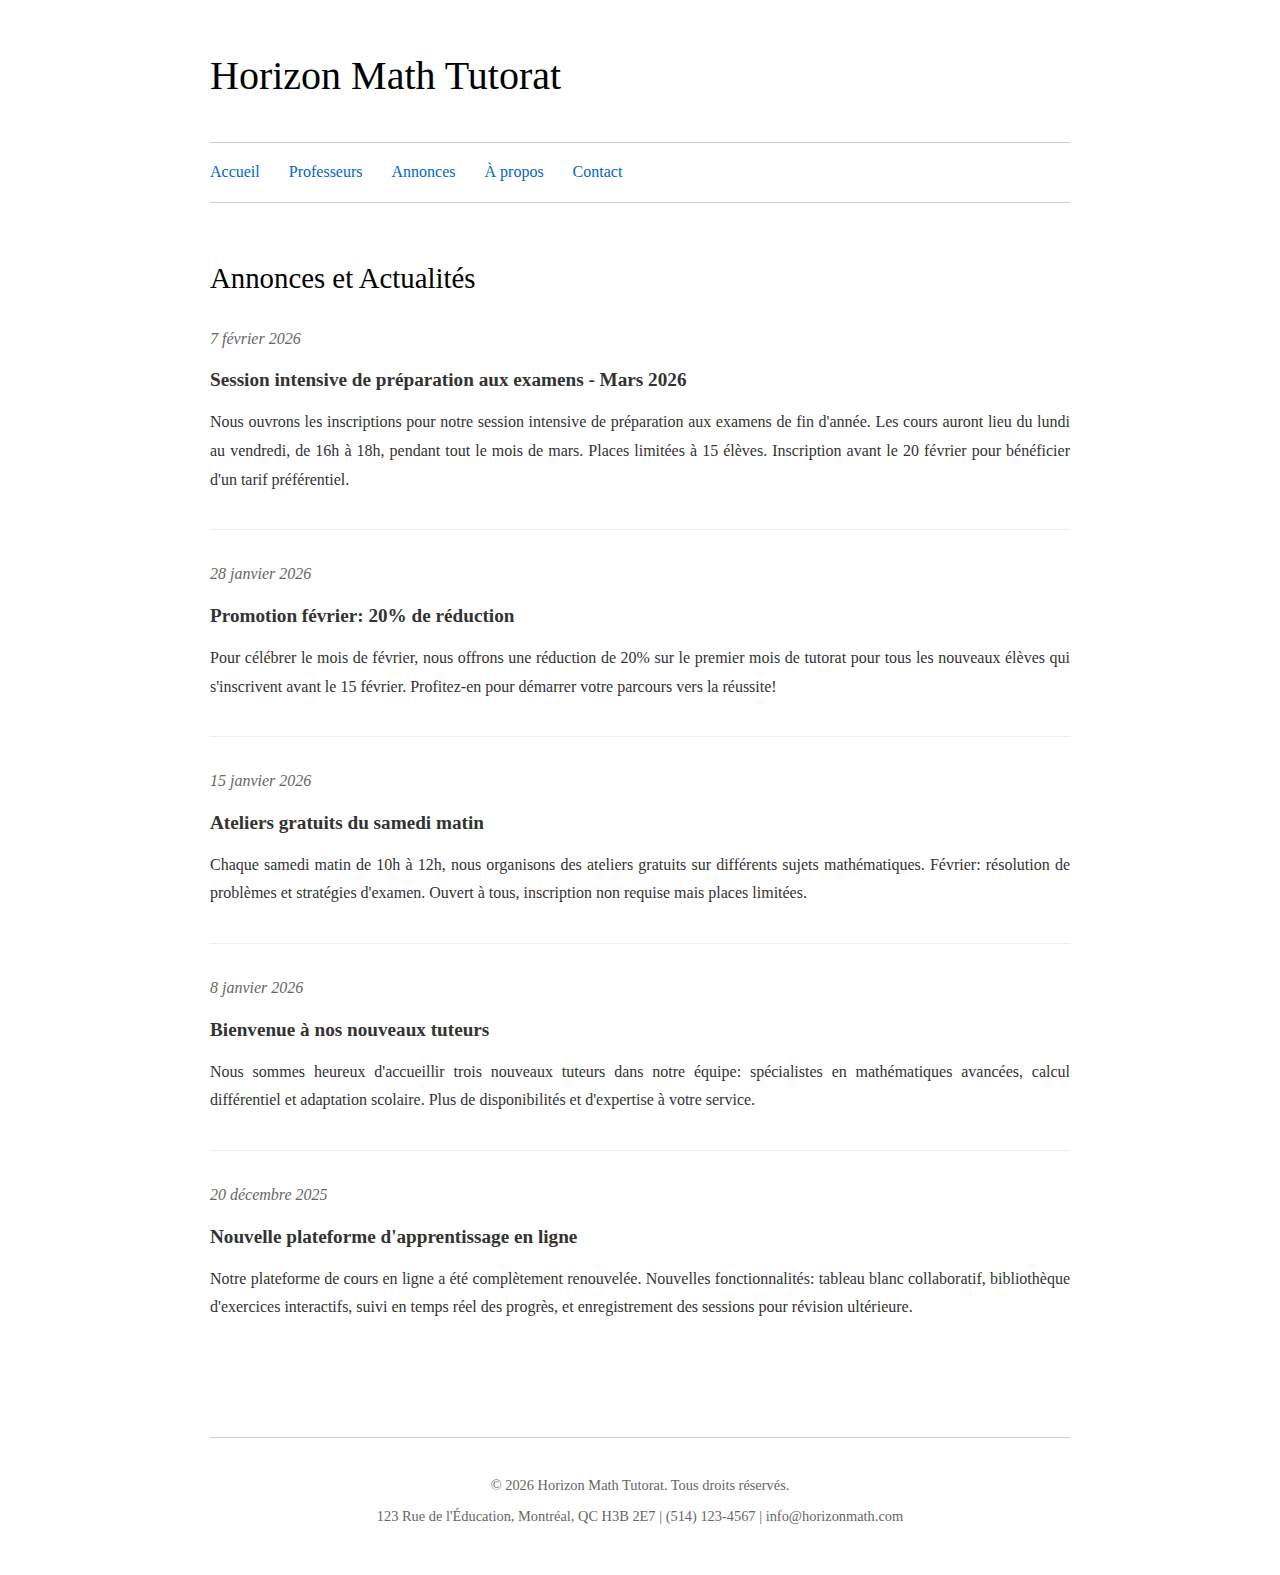
<file: annonces.html>
<!DOCTYPE html>
<html lang="fr">
<head>
    <meta charset="UTF-8">
    <meta name="viewport" content="width=device-width, initial-scale=1.0">
    <title>Horizon Math Tutorat - Annonces</title>
    <link rel="stylesheet" href="style.css">
</head>
<body>
    <header>
        <h1>Horizon Math Tutorat</h1>
        <nav>
            <a href="index.html">Accueil</a>
            <a href="professeurs.html">Professeurs</a>
            <a href="annonces.html">Annonces</a>
            <a href="apropos.html">À propos</a>
            <a href="contact.html">Contact</a>
        </nav>
    </header>

    <main>
        <h2>Annonces et Actualités</h2>

        <div class="announcement">
            <div class="announcement-date">7 février 2026</div>
            <div class="announcement-title">Session intensive de préparation aux examens - Mars 2026</div>
            <p>Nous ouvrons les inscriptions pour notre session intensive de préparation aux examens de fin d'année. Les cours auront lieu du lundi au vendredi, de 16h à 18h, pendant tout le mois de mars. Places limitées à 15 élèves. Inscription avant le 20 février pour bénéficier d'un tarif préférentiel.</p>
        </div>

        <div class="announcement">
            <div class="announcement-date">28 janvier 2026</div>
            <div class="announcement-title">Promotion février: 20% de réduction</div>
            <p>Pour célébrer le mois de février, nous offrons une réduction de 20% sur le premier mois de tutorat pour tous les nouveaux élèves qui s'inscrivent avant le 15 février. Profitez-en pour démarrer votre parcours vers la réussite!</p>
        </div>

        <div class="announcement">
            <div class="announcement-date">15 janvier 2026</div>
            <div class="announcement-title">Ateliers gratuits du samedi matin</div>
            <p>Chaque samedi matin de 10h à 12h, nous organisons des ateliers gratuits sur différents sujets mathématiques. Février: résolution de problèmes et stratégies d'examen. Ouvert à tous, inscription non requise mais places limitées.</p>
        </div>

        <div class="announcement">
            <div class="announcement-date">8 janvier 2026</div>
            <div class="announcement-title">Bienvenue à nos nouveaux tuteurs</div>
            <p>Nous sommes heureux d'accueillir trois nouveaux tuteurs dans notre équipe: spécialistes en mathématiques avancées, calcul différentiel et adaptation scolaire. Plus de disponibilités et d'expertise à votre service.</p>
        </div>

        <div class="announcement">
            <div class="announcement-date">20 décembre 2025</div>
            <div class="announcement-title">Nouvelle plateforme d'apprentissage en ligne</div>
            <p>Notre plateforme de cours en ligne a été complètement renouvelée. Nouvelles fonctionnalités: tableau blanc collaboratif, bibliothèque d'exercices interactifs, suivi en temps réel des progrès, et enregistrement des sessions pour révision ultérieure.</p>
        </div>
    </main>

    <footer>
        <p>&copy; 2026 Horizon Math Tutorat. Tous droits réservés.</p>
        <p>123 Rue de l'Éducation, Montréal, QC H3B 2E7 | (514) 123-4567 | info@horizonmath.com</p>
    </footer>
</body>
</html>
</file>
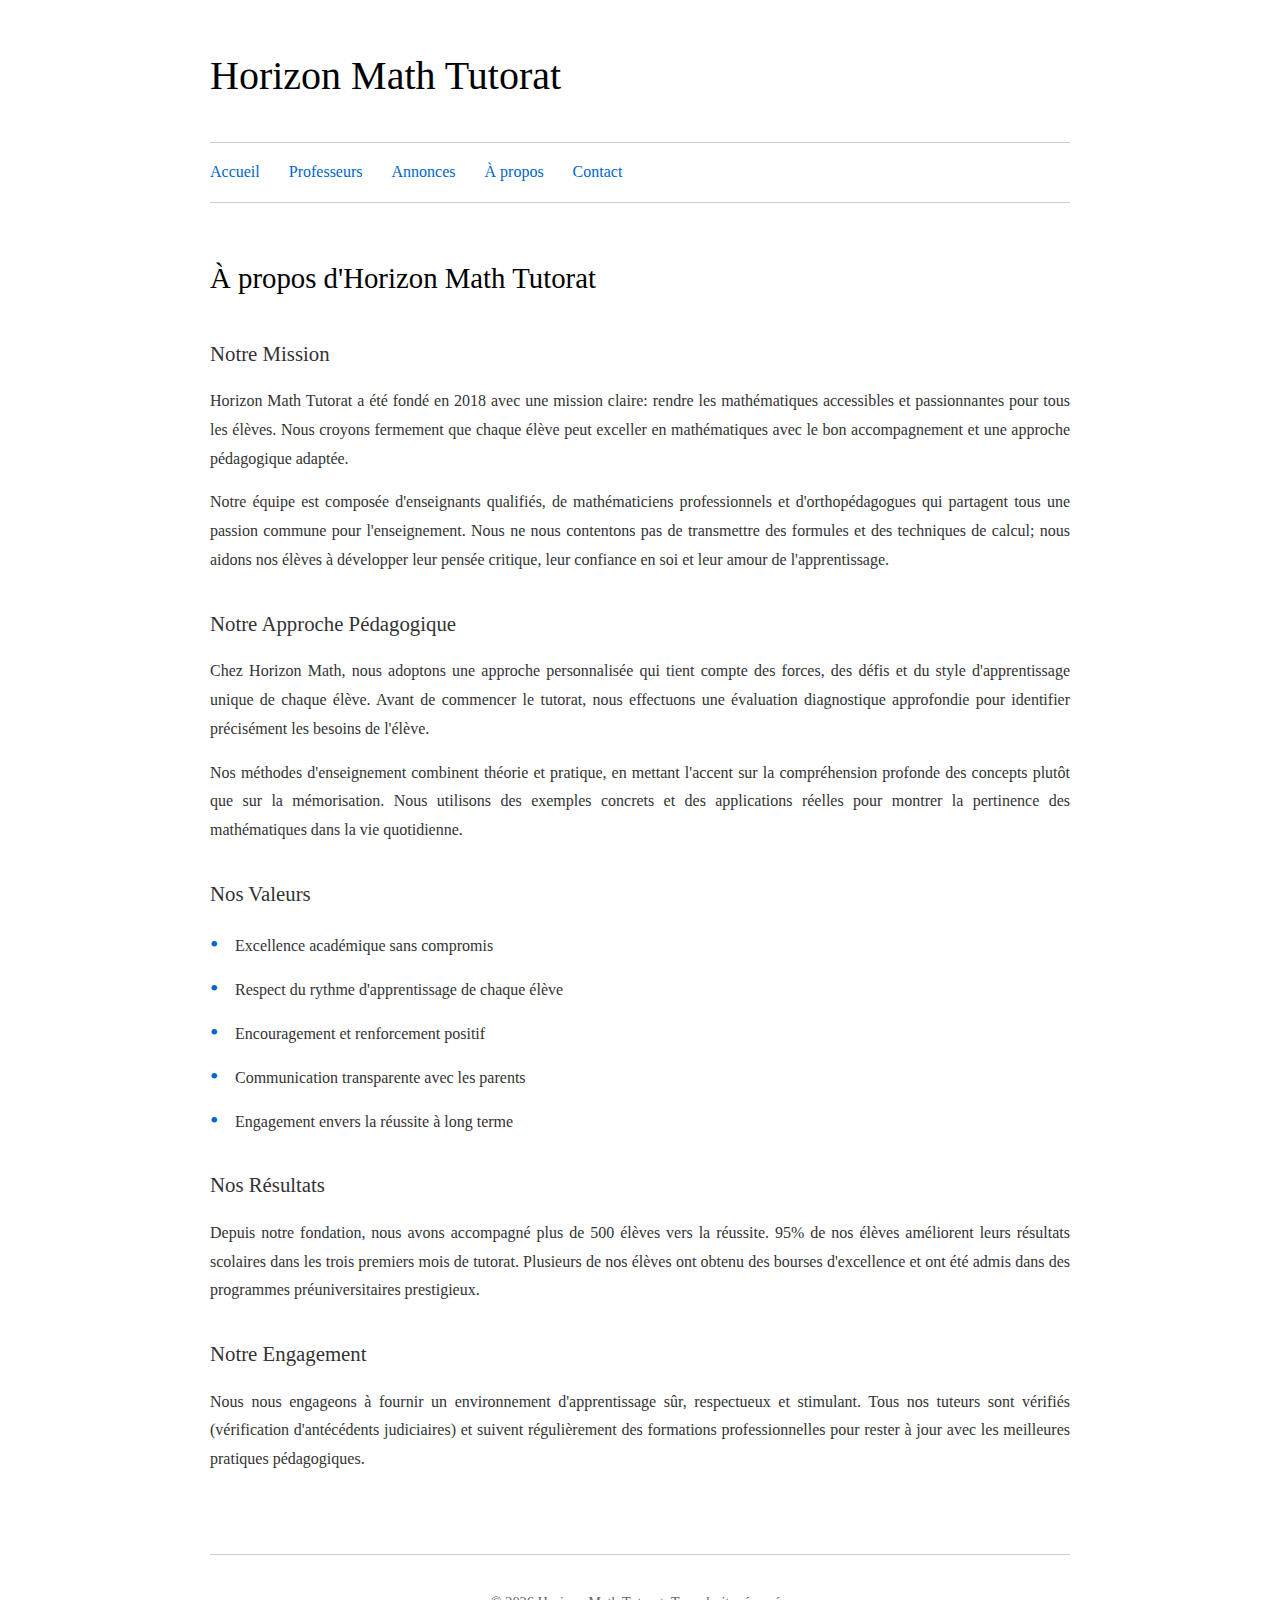
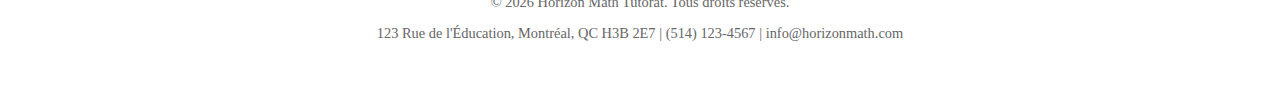
<file: apropos.html>
<!DOCTYPE html>
<html lang="fr">
<head>
    <meta charset="UTF-8">
    <meta name="viewport" content="width=device-width, initial-scale=1.0">
    <title>Horizon Math Tutorat - À propos</title>
    <link rel="stylesheet" href="style.css">
</head>
<body>
    <header>
        <h1>Horizon Math Tutorat</h1>
        <nav>
            <a href="index.html">Accueil</a>
            <a href="professeurs.html">Professeurs</a>
            <a href="annonces.html">Annonces</a>
            <a href="apropos.html">À propos</a>
            <a href="contact.html">Contact</a>
        </nav>
    </header>

    <main>
        <h2>À propos d'Horizon Math Tutorat</h2>

        <h3>Notre Mission</h3>
        <p>Horizon Math Tutorat a été fondé en 2018 avec une mission claire: rendre les mathématiques accessibles et passionnantes pour tous les élèves. Nous croyons fermement que chaque élève peut exceller en mathématiques avec le bon accompagnement et une approche pédagogique adaptée.</p>

        <p>Notre équipe est composée d'enseignants qualifiés, de mathématiciens professionnels et d'orthopédagogues qui partagent tous une passion commune pour l'enseignement. Nous ne nous contentons pas de transmettre des formules et des techniques de calcul; nous aidons nos élèves à développer leur pensée critique, leur confiance en soi et leur amour de l'apprentissage.</p>

        <h3>Notre Approche Pédagogique</h3>
        <p>Chez Horizon Math, nous adoptons une approche personnalisée qui tient compte des forces, des défis et du style d'apprentissage unique de chaque élève. Avant de commencer le tutorat, nous effectuons une évaluation diagnostique approfondie pour identifier précisément les besoins de l'élève.</p>

        <p>Nos méthodes d'enseignement combinent théorie et pratique, en mettant l'accent sur la compréhension profonde des concepts plutôt que sur la mémorisation. Nous utilisons des exemples concrets et des applications réelles pour montrer la pertinence des mathématiques dans la vie quotidienne.</p>

        <h3>Nos Valeurs</h3>
        <ul class="features-list">
            <li>Excellence académique sans compromis</li>
            <li>Respect du rythme d'apprentissage de chaque élève</li>
            <li>Encouragement et renforcement positif</li>
            <li>Communication transparente avec les parents</li>
            <li>Engagement envers la réussite à long terme</li>
        </ul>

        <h3>Nos Résultats</h3>
        <p>Depuis notre fondation, nous avons accompagné plus de 500 élèves vers la réussite. 95% de nos élèves améliorent leurs résultats scolaires dans les trois premiers mois de tutorat. Plusieurs de nos élèves ont obtenu des bourses d'excellence et ont été admis dans des programmes préuniversitaires prestigieux.</p>

        <h3>Notre Engagement</h3>
        <p>Nous nous engageons à fournir un environnement d'apprentissage sûr, respectueux et stimulant. Tous nos tuteurs sont vérifiés (vérification d'antécédents judiciaires) et suivent régulièrement des formations professionnelles pour rester à jour avec les meilleures pratiques pédagogiques.</p>
    </main>

    <footer>
        <p>&copy; 2026 Horizon Math Tutorat. Tous droits réservés.</p>
        <p>123 Rue de l'Éducation, Montréal, QC H3B 2E7 | (514) 123-4567 | info@horizonmath.com</p>
    </footer>
</body>
</html>
</file>
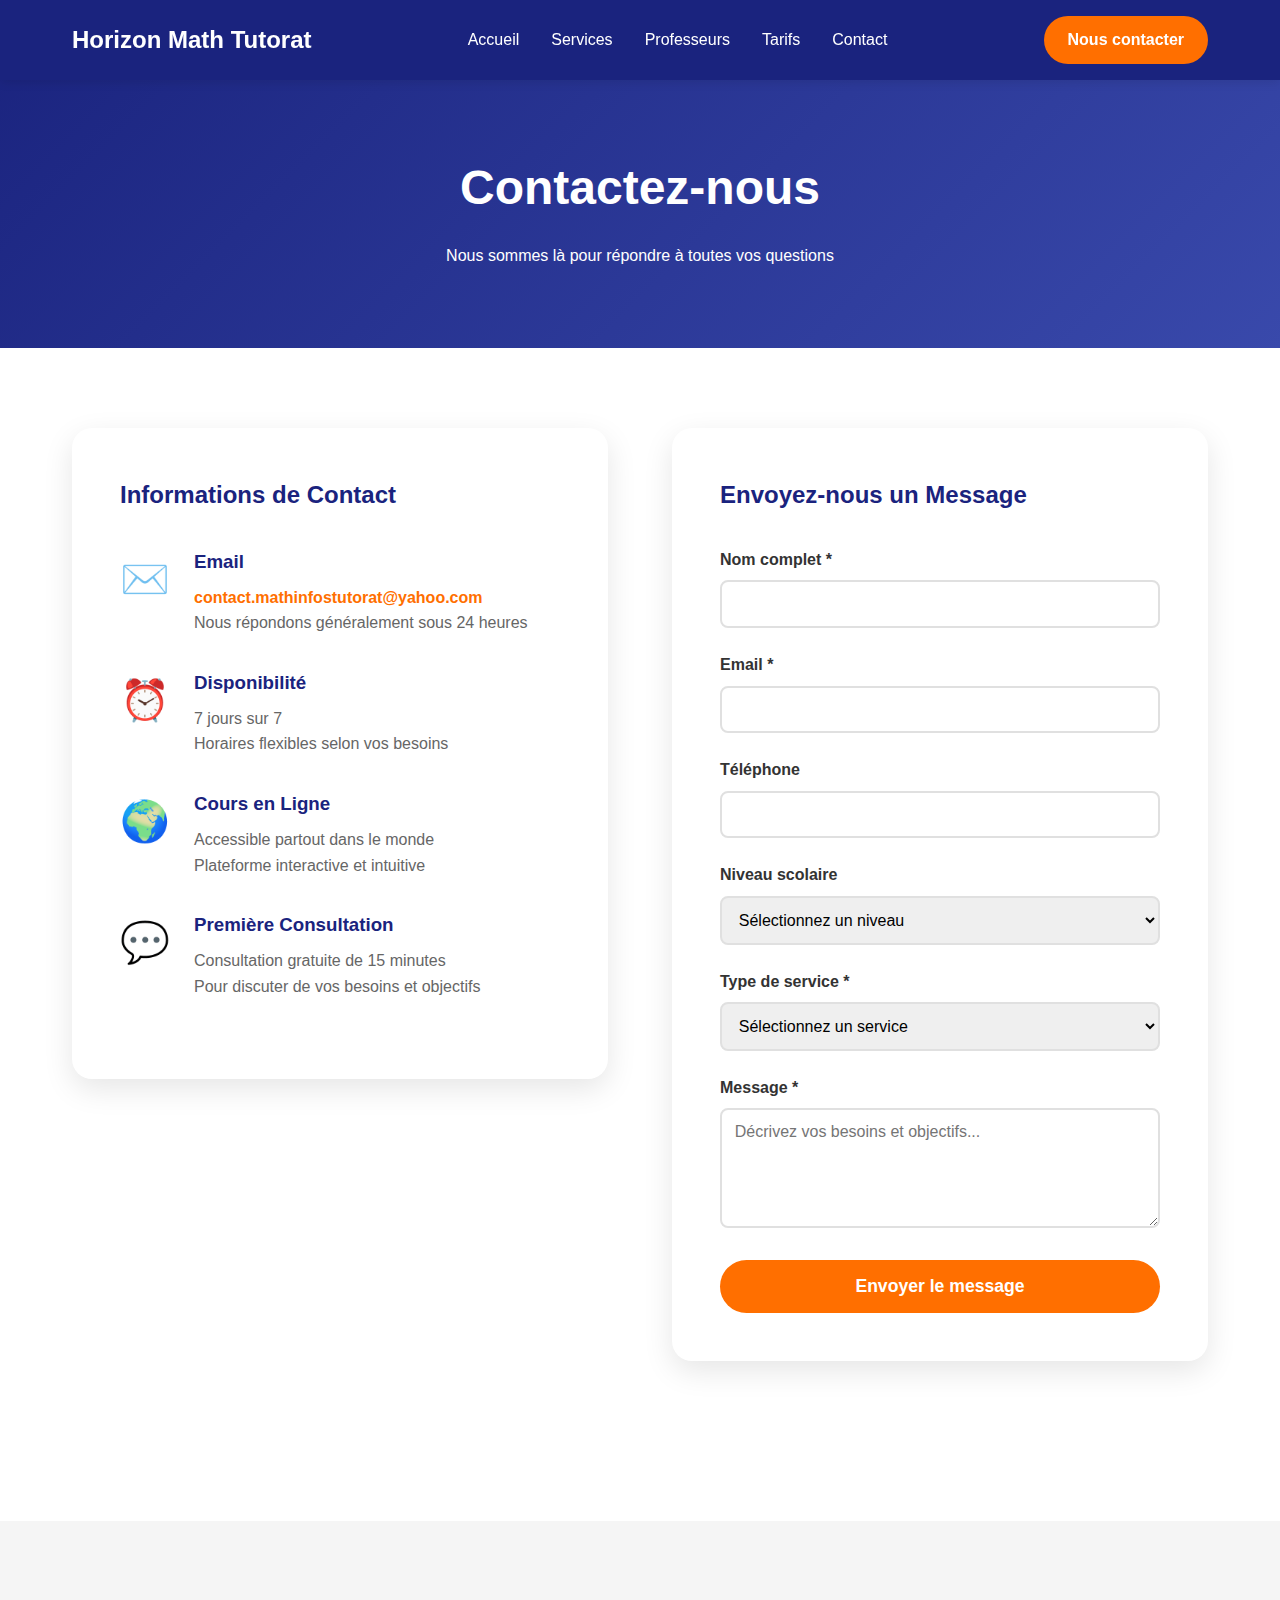
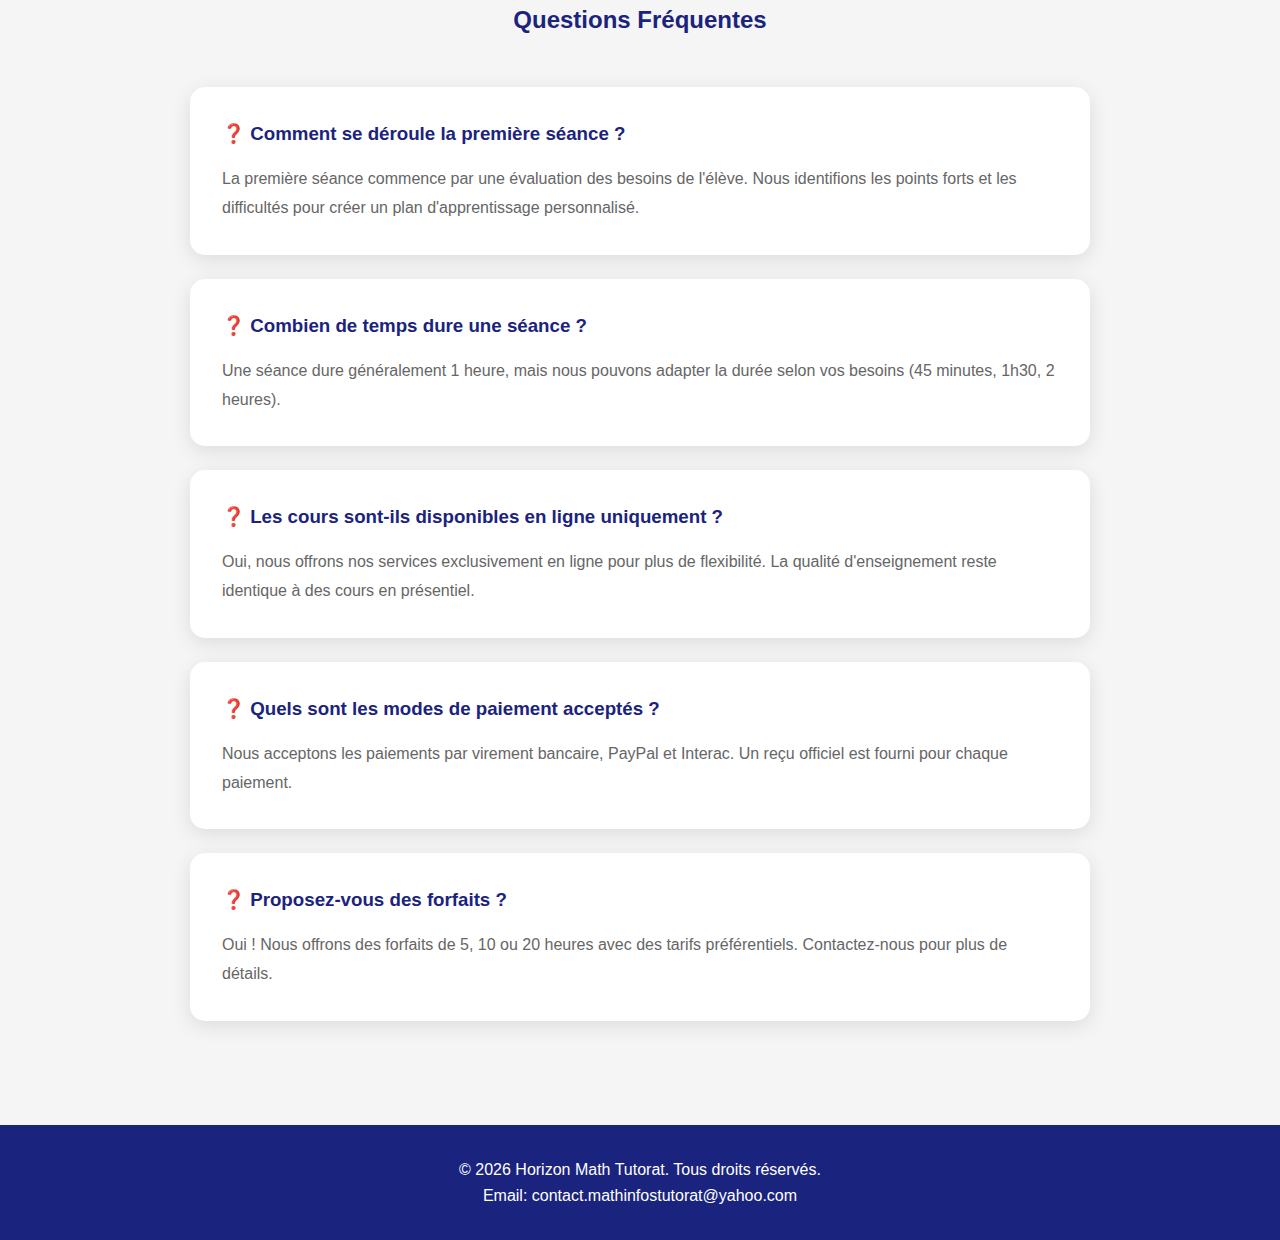
<file: contact.html>
<!DOCTYPE html>
<html lang="fr">
<head>
    <meta charset="UTF-8">
    <meta name="viewport" content="width=device-width, initial-scale=1.0">
    <title>Contact - Horizon Math Tutorat</title>
    <style>
        * {
            margin: 0;
            padding: 0;
            box-sizing: border-box;
        }

        body {
            font-family: 'Segoe UI', Tahoma, Geneva, Verdana, sans-serif;
            line-height: 1.6;
            color: #333;
        }

        header {
            background: #1a237e;
            color: white;
            padding: 1rem 0;
            position: fixed;
            width: 100%;
            top: 0;
            z-index: 1000;
            box-shadow: 0 2px 10px rgba(0,0,0,0.1);
        }

        nav {
            max-width: 1200px;
            margin: 0 auto;
            padding: 0 2rem;
            display: flex;
            justify-content: space-between;
            align-items: center;
        }

        .logo {
            font-size: 1.5rem;
            font-weight: bold;
        }

        .nav-links {
            display: flex;
            gap: 2rem;
            list-style: none;
        }

        .nav-links a {
            color: white;
            text-decoration: none;
            font-weight: 500;
        }

        .btn-primary {
            background: #ff6f00;
            color: white;
            padding: 0.7rem 1.5rem;
            border-radius: 25px;
            text-decoration: none;
            font-weight: 600;
        }

        .page-header {
            background: linear-gradient(135deg, #1a237e 0%, #3949ab 100%);
            color: white;
            padding: 150px 2rem 80px;
            text-align: center;
        }

        .page-header h1 {
            font-size: 3rem;
            margin-bottom: 1rem;
        }

        section {
            max-width: 1200px;
            margin: 0 auto;
            padding: 5rem 2rem;
        }

        .contact-container {
            display: grid;
            grid-template-columns: 1fr 1fr;
            gap: 4rem;
            align-items: start;
        }

        .contact-info {
            background: white;
            padding: 3rem;
            border-radius: 20px;
            box-shadow: 0 10px 30px rgba(0,0,0,0.1);
        }

        .contact-info h2 {
            color: #1a237e;
            margin-bottom: 2rem;
        }

        .info-item {
            display: flex;
            align-items: start;
            gap: 1.5rem;
            margin-bottom: 2rem;
        }

        .info-icon {
            font-size: 2.5rem;
            flex-shrink: 0;
        }

        .info-content h3 {
            color: #1a237e;
            margin-bottom: 0.5rem;
        }

        .info-content p {
            color: #666;
            line-height: 1.6;
        }

        .info-content a {
            color: #ff6f00;
            text-decoration: none;
            font-weight: 600;
        }

        .contact-form {
            background: white;
            padding: 3rem;
            border-radius: 20px;
            box-shadow: 0 10px 30px rgba(0,0,0,0.1);
        }

        .contact-form h2 {
            color: #1a237e;
            margin-bottom: 2rem;
        }

        .form-group {
            margin-bottom: 1.5rem;
        }

        .form-group label {
            display: block;
            margin-bottom: 0.5rem;
            color: #333;
            font-weight: 600;
        }

        .form-group input,
        .form-group select,
        .form-group textarea {
            width: 100%;
            padding: 0.8rem;
            border: 2px solid #e0e0e0;
            border-radius: 8px;
            font-size: 1rem;
            font-family: inherit;
            transition: border-color 0.3s;
        }

        .form-group input:focus,
        .form-group select:focus,
        .form-group textarea:focus {
            outline: none;
            border-color: #1a237e;
        }

        .form-group textarea {
            resize: vertical;
            min-height: 120px;
        }

        .submit-btn {
            width: 100%;
            background: #ff6f00;
            color: white;
            padding: 1rem 2rem;
            border: none;
            border-radius: 50px;
            font-size: 1.1rem;
            font-weight: bold;
            cursor: pointer;
            transition: background 0.3s, transform 0.3s;
        }

        .submit-btn:hover {
            background: #f57c00;
            transform: translateY(-2px);
        }

        .faq-section {
            background: #f5f5f5;
            padding: 5rem 2rem;
            margin-top: 5rem;
        }

        .faq-content {
            max-width: 900px;
            margin: 0 auto;
        }

        .faq-content h2 {
            text-align: center;
            color: #1a237e;
            margin-bottom: 3rem;
        }

        .faq-item {
            background: white;
            padding: 2rem;
            border-radius: 15px;
            margin-bottom: 1.5rem;
            box-shadow: 0 5px 20px rgba(0,0,0,0.1);
        }

        .faq-item h3 {
            color: #1a237e;
            margin-bottom: 1rem;
            display: flex;
            align-items: center;
            gap: 1rem;
        }

        .faq-item p {
            color: #666;
            line-height: 1.8;
        }

        footer {
            background: #1a237e;
            color: white;
            padding: 2rem;
            text-align: center;
        }

        @media (max-width: 968px) {
            .contact-container {
                grid-template-columns: 1fr;
            }
        }
    </style>
</head>
<body>
    <header>
        <nav>
            <div class="logo">Horizon Math Tutorat</div>
            <ul class="nav-links">
                <li><a href="index.html">Accueil</a></li>
                <li><a href="services.html">Services</a></li>
                <li><a href="professeurs.html">Professeurs</a></li>
                <li><a href="tarifs.html">Tarifs</a></li>
                <li><a href="contact.html">Contact</a></li>
            </ul>
            <a href="contact.html" class="btn-primary">Nous contacter</a>
        </nav>
    </header>

    <div class="page-header">
        <h1>Contactez-nous</h1>
        <p>Nous sommes là pour répondre à toutes vos questions</p>
    </div>

    <section>
        <div class="contact-container">
            <div class="contact-info">
                <h2>Informations de Contact</h2>
                
                <div class="info-item">
                    <div class="info-icon">✉️</div>
                    <div class="info-content">
                        <h3>Email</h3>
                        <p><a href="mailto:contact.mathinfostutorat@yahoo.com">contact.mathinfostutorat@yahoo.com</a></p>
                        <p>Nous répondons généralement sous 24 heures</p>
                    </div>
                </div>

                <div class="info-item">
                    <div class="info-icon">⏰</div>
                    <div class="info-content">
                        <h3>Disponibilité</h3>
                        <p>7 jours sur 7</p>
                        <p>Horaires flexibles selon vos besoins</p>
                    </div>
                </div>

                <div class="info-item">
                    <div class="info-icon">🌍</div>
                    <div class="info-content">
                        <h3>Cours en Ligne</h3>
                        <p>Accessible partout dans le monde</p>
                        <p>Plateforme interactive et intuitive</p>
                    </div>
                </div>

                <div class="info-item">
                    <div class="info-icon">💬</div>
                    <div class="info-content">
                        <h3>Première Consultation</h3>
                        <p>Consultation gratuite de 15 minutes</p>
                        <p>Pour discuter de vos besoins et objectifs</p>
                    </div>
                </div>
            </div>

            <div class="contact-form">
                <h2>Envoyez-nous un Message</h2>
                <form id="contactForm">
                    <div class="form-group">
                        <label>Nom complet *</label>
                        <input type="text" name="name" required>
                    </div>

                    <div class="form-group">
                        <label>Email *</label>
                        <input type="email" name="email" required>
                    </div>

                    <div class="form-group">
                        <label>Téléphone</label>
                        <input type="tel" name="phone">
                    </div>

                    <div class="form-group">
                        <label>Niveau scolaire</label>
                        <select name="niveau">
                            <option value="">Sélectionnez un niveau</option>
                            <option value="Primaire">Primaire</option>
                            <option value="Secondaire">Secondaire</option>
                            <option value="Collégial">Collégial</option>
                            <option value="Universitaire">Universitaire</option>
                        </select>
                    </div>

                    <div class="form-group">
                        <label>Type de service *</label>
                        <select name="service" required>
                            <option value="">Sélectionnez un service</option>
                            <option value="Tutorat individuel">Tutorat individuel</option>
                            <option value="Préparation aux examens">Préparation aux examens</option>
                            <option value="Aide aux devoirs">Aide aux devoirs</option>
                            <option value="Cours en ligne">Cours en ligne</option>
                            <option value="Autre">Autre demande</option>
                        </select>
                    </div>

                    <div class="form-group">
                        <label>Message *</label>
                        <textarea name="message" required placeholder="Décrivez vos besoins et objectifs..."></textarea>
                    </div>

                    <button type="submit" class="submit-btn">Envoyer le message</button>
                </form>
            </div>
        </div>
    </section>

    <div class="faq-section">
        <div class="faq-content">
            <h2>Questions Fréquentes</h2>

            <div class="faq-item">
                <h3>❓ Comment se déroule la première séance ?</h3>
                <p>La première séance commence par une évaluation des besoins de l'élève. Nous identifions les points forts et les difficultés pour créer un plan d'apprentissage personnalisé.</p>
            </div>

            <div class="faq-item">
                <h3>❓ Combien de temps dure une séance ?</h3>
                <p>Une séance dure généralement 1 heure, mais nous pouvons adapter la durée selon vos besoins (45 minutes, 1h30, 2 heures).</p>
            </div>

            <div class="faq-item">
                <h3>❓ Les cours sont-ils disponibles en ligne uniquement ?</h3>
                <p>Oui, nous offrons nos services exclusivement en ligne pour plus de flexibilité. La qualité d'enseignement reste identique à des cours en présentiel.</p>
            </div>

            <div class="faq-item">
                <h3>❓ Quels sont les modes de paiement acceptés ?</h3>
                <p>Nous acceptons les paiements par virement bancaire, PayPal et Interac. Un reçu officiel est fourni pour chaque paiement.</p>
            </div>

            <div class="faq-item">
                <h3>❓ Proposez-vous des forfaits ?</h3>
                <p>Oui ! Nous offrons des forfaits de 5, 10 ou 20 heures avec des tarifs préférentiels. Contactez-nous pour plus de détails.</p>
            </div>
        </div>
    </div>

    <footer>
        <p>&copy; 2026 Horizon Math Tutorat. Tous droits réservés.</p>
        <p>Email: contact.mathinfostutorat@yahoo.com</p>
    </footer>

    <script>
        document.getElementById('contactForm').addEventListener('submit', function(e) {
            e.preventDefault();
            
            const formData = new FormData(this);
            const data = {};
            formData.forEach((value, key) => {
                data[key] = value;
            });
            
            const subject = encodeURIComponent('Demande de tutorat - ' + data.service);
            const body = encodeURIComponent(
                `Nouvelle demande de contact\n\n` +
                `Nom: ${data.name}\n` +
                `Email: ${data.email}\n` +
                `Téléphone: ${data.phone || 'Non fourni'}\n` +
                `Niveau scolaire: ${data.niveau || 'Non spécifié'}\n` +
                `Service demandé: ${data.service}\n\n` +
                `Message:\n${data.message}`
            );
            
            window.location.href = `mailto:contact.mathinfostutorat@yahoo.com?subject=${subject}&body=${body}`;
            
            alert('✅ Votre client email va s\'ouvrir pour envoyer le message. Si cela ne fonctionne pas, écrivez-nous directement à contact.mathinfostutorat@yahoo.com');
            
            this.reset();
        });
    </script>
</body>
</html>
</file>
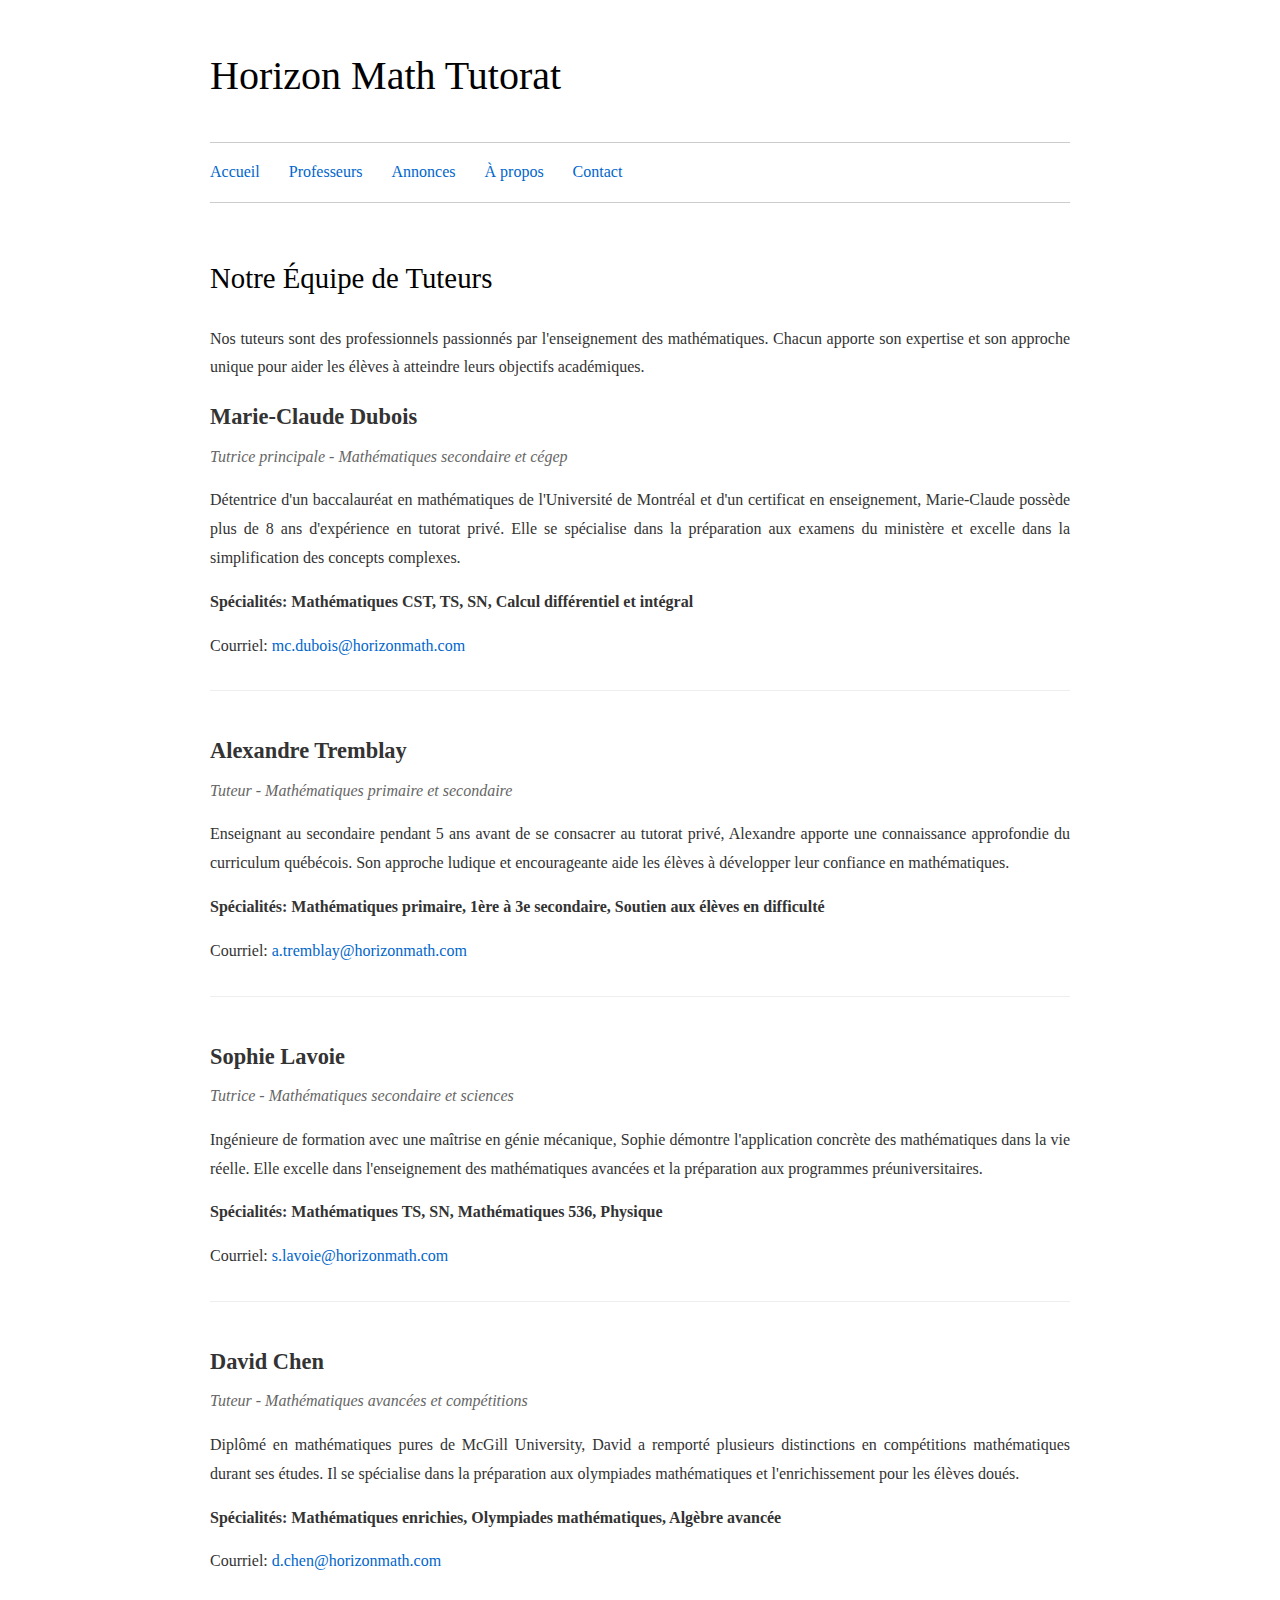
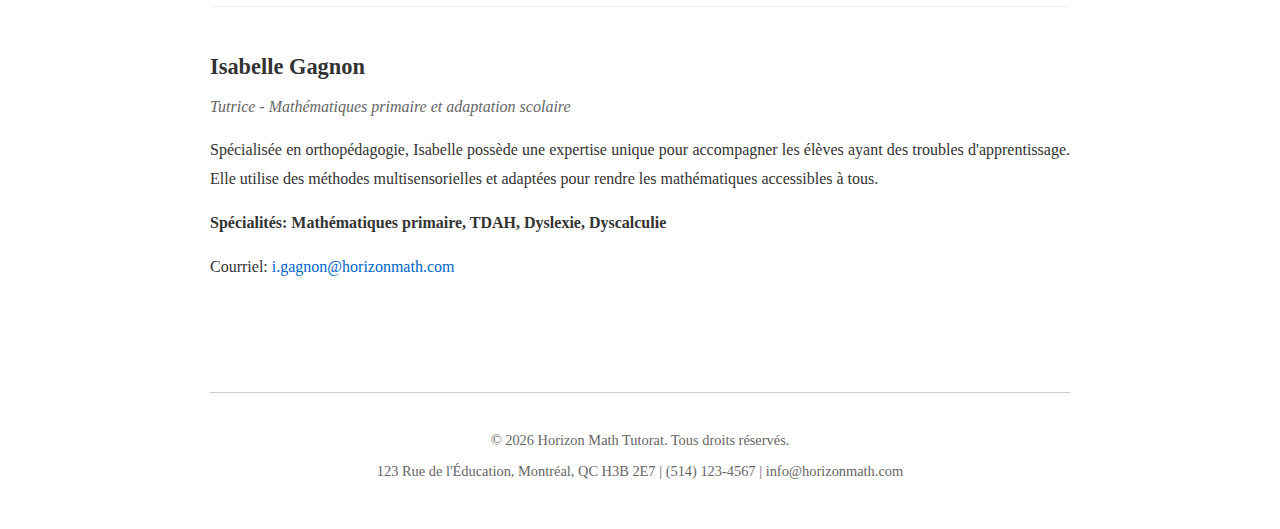
<file: nosprofesseurs.html>
<!DOCTYPE html>
<html lang="fr">
<head>
    <meta charset="UTF-8">
    <meta name="viewport" content="width=device-width, initial-scale=1.0">
    <title>Horizon Math Tutorat - Nos Professeurs</title>
    <link rel="stylesheet" href="style.css">
</head>
<body>
    <header>
        <h1>Horizon Math Tutorat</h1>
        <nav>
            <a href="index.html">Accueil</a>
            <a href="professeurs.html">Professeurs</a>
            <a href="annonces.html">Annonces</a>
            <a href="apropos.html">À propos</a>
            <a href="contact.html">Contact</a>
        </nav>
    </header>

    <main>
        <h2>Notre Équipe de Tuteurs</h2>
        
        <p>Nos tuteurs sont des professionnels passionnés par l'enseignement des mathématiques. Chacun apporte son expertise et son approche unique pour aider les élèves à atteindre leurs objectifs académiques.</p>

        <div class="professor-card">
            <div class="professor-name">Marie-Claude Dubois</div>
            <div class="professor-title">Tutrice principale - Mathématiques secondaire et cégep</div>
            <div class="professor-description">
                <p>Détentrice d'un baccalauréat en mathématiques de l'Université de Montréal et d'un certificat en enseignement, Marie-Claude possède plus de 8 ans d'expérience en tutorat privé. Elle se spécialise dans la préparation aux examens du ministère et excelle dans la simplification des concepts complexes.</p>
            </div>
            <div class="professor-specialties">Spécialités: Mathématiques CST, TS, SN, Calcul différentiel et intégral</div>
            <div class="professor-contact">
                Courriel: <a href="mailto:mc.dubois@horizonmath.com">mc.dubois@horizonmath.com</a>
            </div>
        </div>

        <div class="professor-card">
            <div class="professor-name">Alexandre Tremblay</div>
            <div class="professor-title">Tuteur - Mathématiques primaire et secondaire</div>
            <div class="professor-description">
                <p>Enseignant au secondaire pendant 5 ans avant de se consacrer au tutorat privé, Alexandre apporte une connaissance approfondie du curriculum québécois. Son approche ludique et encourageante aide les élèves à développer leur confiance en mathématiques.</p>
            </div>
            <div class="professor-specialties">Spécialités: Mathématiques primaire, 1ère à 3e secondaire, Soutien aux élèves en difficulté</div>
            <div class="professor-contact">
                Courriel: <a href="mailto:a.tremblay@horizonmath.com">a.tremblay@horizonmath.com</a>
            </div>
        </div>

        <div class="professor-card">
            <div class="professor-name">Sophie Lavoie</div>
            <div class="professor-title">Tutrice - Mathématiques secondaire et sciences</div>
            <div class="professor-description">
                <p>Ingénieure de formation avec une maîtrise en génie mécanique, Sophie démontre l'application concrète des mathématiques dans la vie réelle. Elle excelle dans l'enseignement des mathématiques avancées et la préparation aux programmes préuniversitaires.</p>
            </div>
            <div class="professor-specialties">Spécialités: Mathématiques TS, SN, Mathématiques 536, Physique</div>
            <div class="professor-contact">
                Courriel: <a href="mailto:s.lavoie@horizonmath.com">s.lavoie@horizonmath.com</a>
            </div>
        </div>

        <div class="professor-card">
            <div class="professor-name">David Chen</div>
            <div class="professor-title">Tuteur - Mathématiques avancées et compétitions</div>
            <div class="professor-description">
                <p>Diplômé en mathématiques pures de McGill University, David a remporté plusieurs distinctions en compétitions mathématiques durant ses études. Il se spécialise dans la préparation aux olympiades mathématiques et l'enrichissement pour les élèves doués.</p>
            </div>
            <div class="professor-specialties">Spécialités: Mathématiques enrichies, Olympiades mathématiques, Algèbre avancée</div>
            <div class="professor-contact">
                Courriel: <a href="mailto:d.chen@horizonmath.com">d.chen@horizonmath.com</a>
            </div>
        </div>

        <div class="professor-card">
            <div class="professor-name">Isabelle Gagnon</div>
            <div class="professor-title">Tutrice - Mathématiques primaire et adaptation scolaire</div>
            <div class="professor-description">
                <p>Spécialisée en orthopédagogie, Isabelle possède une expertise unique pour accompagner les élèves ayant des troubles d'apprentissage. Elle utilise des méthodes multisensorielles et adaptées pour rendre les mathématiques accessibles à tous.</p>
            </div>
            <div class="professor-specialties">Spécialités: Mathématiques primaire, TDAH, Dyslexie, Dyscalculie</div>
            <div class="professor-contact">
                Courriel: <a href="mailto:i.gagnon@horizonmath.com">i.gagnon@horizonmath.com</a>
            </div>
        </div>
    </main>

    <footer>
        <p>&copy; 2026 Horizon Math Tutorat. Tous droits réservés.</p>
        <p>123 Rue de l'Éducation, Montréal, QC H3B 2E7 | (514) 123-4567 | info@horizonmath.com</p>
    </footer>
</body>
</html>
</file>
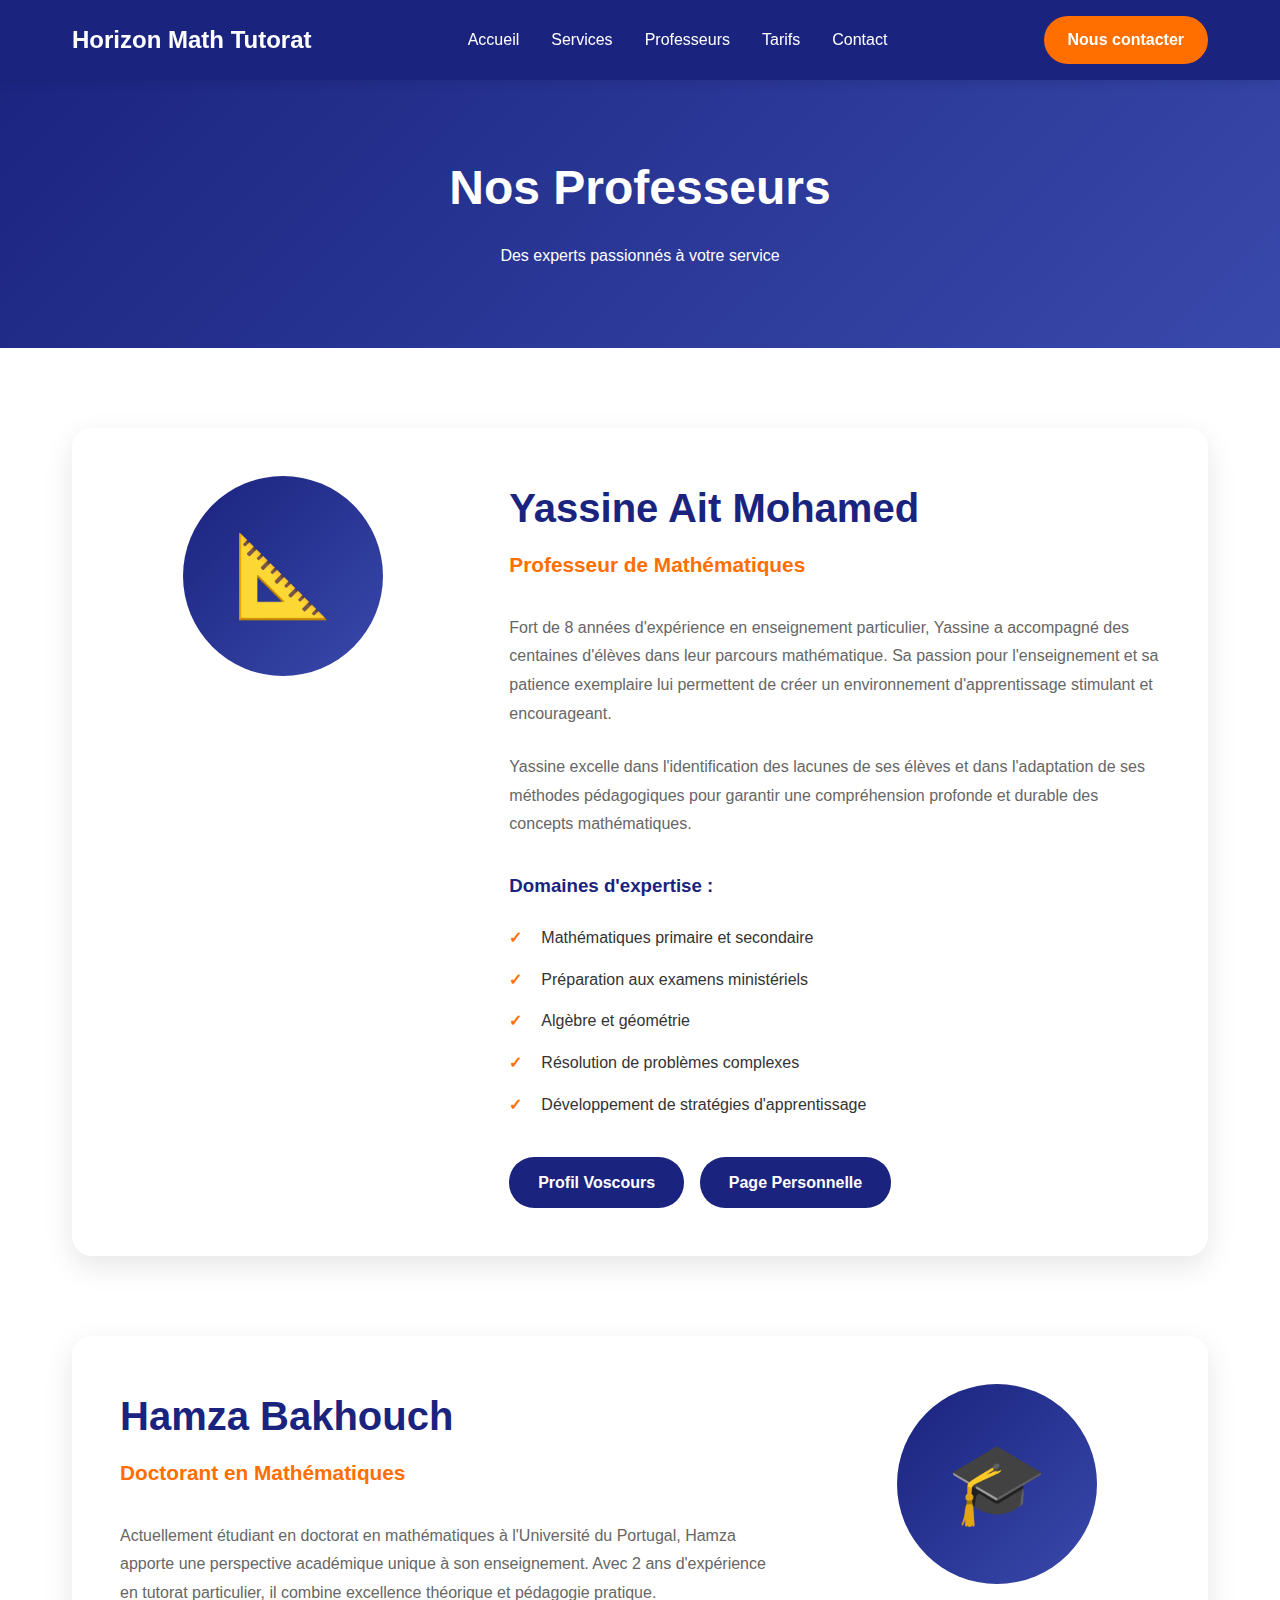
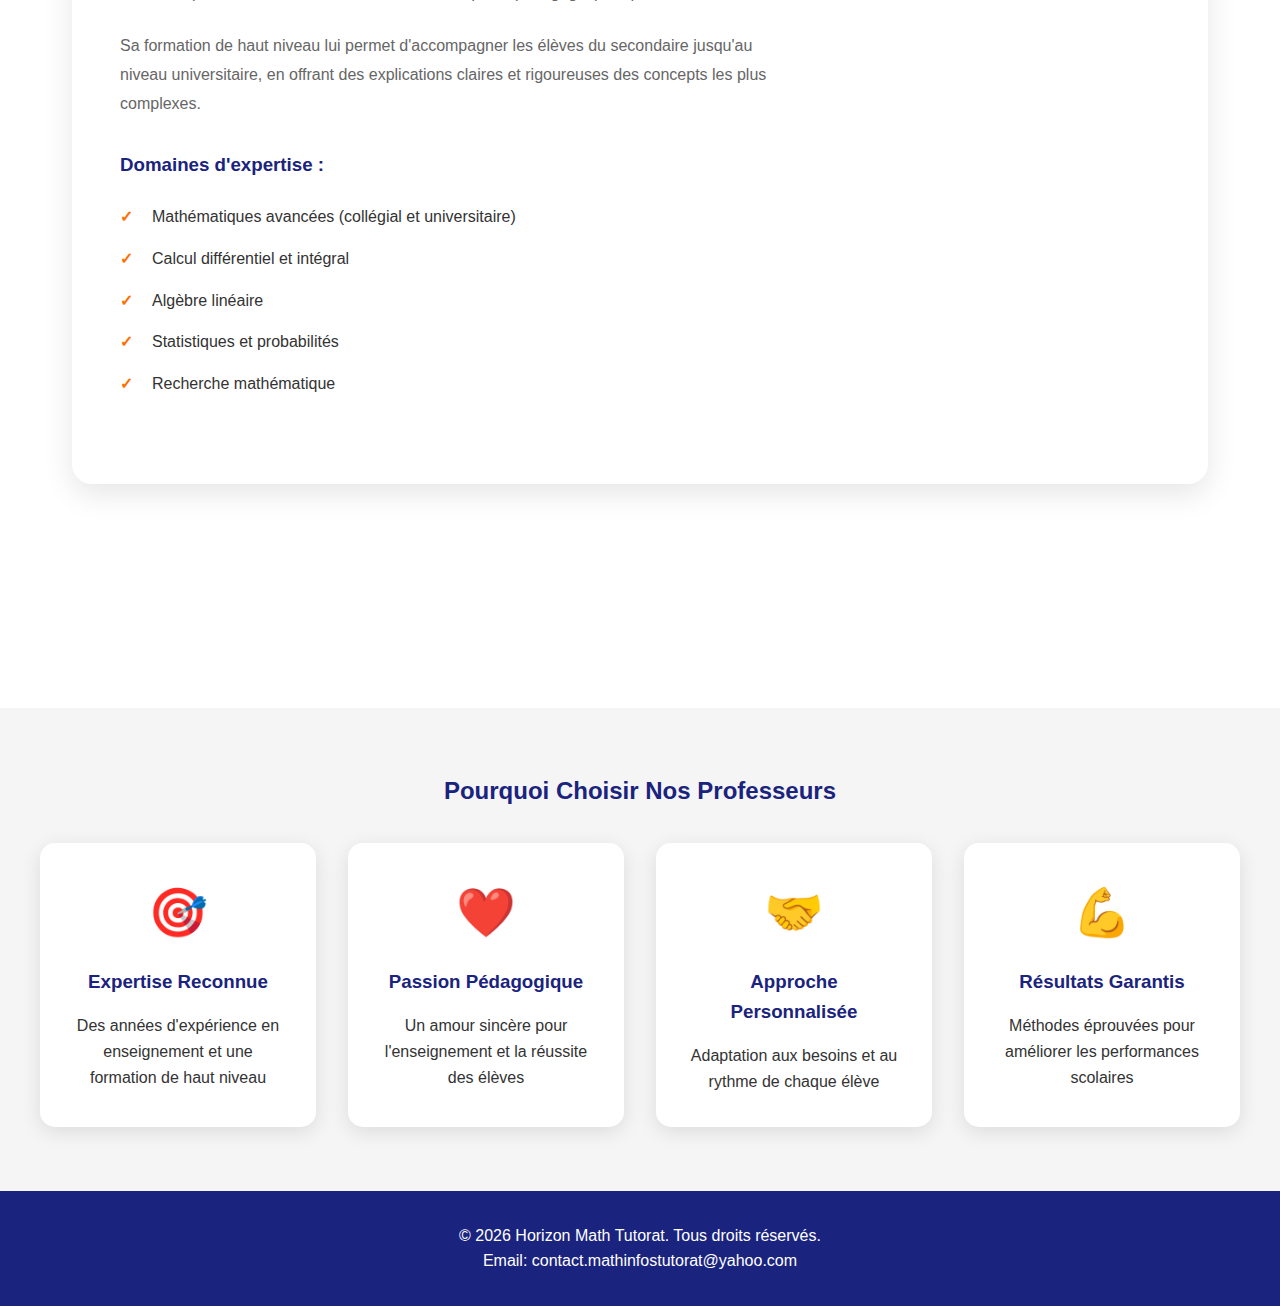
<file: professeurs.html>
<!DOCTYPE html>
<html lang="fr">
<head>
    <meta charset="UTF-8">
    <meta name="viewport" content="width=device-width, initial-scale=1.0">
    <title>Professeurs - Horizon Math Tutorat</title>
    <style>
        * {
            margin: 0;
            padding: 0;
            box-sizing: border-box;
        }

        body {
            font-family: 'Segoe UI', Tahoma, Geneva, Verdana, sans-serif;
            line-height: 1.6;
            color: #333;
        }

        header {
            background: #1a237e;
            color: white;
            padding: 1rem 0;
            position: fixed;
            width: 100%;
            top: 0;
            z-index: 1000;
            box-shadow: 0 2px 10px rgba(0,0,0,0.1);
        }

        nav {
            max-width: 1200px;
            margin: 0 auto;
            padding: 0 2rem;
            display: flex;
            justify-content: space-between;
            align-items: center;
        }

        .logo {
            font-size: 1.5rem;
            font-weight: bold;
        }

        .nav-links {
            display: flex;
            gap: 2rem;
            list-style: none;
        }

        .nav-links a {
            color: white;
            text-decoration: none;
            font-weight: 500;
        }

        .btn-primary {
            background: #ff6f00;
            color: white;
            padding: 0.7rem 1.5rem;
            border-radius: 25px;
            text-decoration: none;
            font-weight: 600;
        }

        .page-header {
            background: linear-gradient(135deg, #1a237e 0%, #3949ab 100%);
            color: white;
            padding: 150px 2rem 80px;
            text-align: center;
        }

        .page-header h1 {
            font-size: 3rem;
            margin-bottom: 1rem;
        }

        section {
            max-width: 1200px;
            margin: 0 auto;
            padding: 5rem 2rem;
        }

        .prof-details {
            display: grid;
            grid-template-columns: 1fr 2fr;
            gap: 4rem;
            align-items: start;
            margin-bottom: 5rem;
            padding: 3rem;
            background: white;
            border-radius: 20px;
            box-shadow: 0 10px 30px rgba(0,0,0,0.1);
        }

        .prof-details:nth-child(even) {
            grid-template-columns: 2fr 1fr;
        }

        .prof-photo {
            width: 200px;
            height: 200px;
            background: linear-gradient(135deg, #1a237e 0%, #3949ab 100%);
            border-radius: 50%;
            display: flex;
            align-items: center;
            justify-content: center;
            font-size: 5rem;
            color: white;
            margin: 0 auto;
        }

        .prof-info h2 {
            color: #1a237e;
            font-size: 2.5rem;
            margin-bottom: 0.5rem;
        }

        .prof-titre {
            color: #ff6f00;
            font-size: 1.3rem;
            font-weight: 600;
            margin-bottom: 2rem;
        }

        .prof-info p {
            color: #666;
            line-height: 1.8;
            margin-bottom: 1.5rem;
        }

        .expertise-list {
            list-style: none;
            margin: 2rem 0;
        }

        .expertise-list h3 {
            color: #1a237e;
            margin-bottom: 1rem;
        }

        .expertise-list li {
            padding: 0.5rem 0;
            padding-left: 2rem;
            position: relative;
        }

        .expertise-list li:before {
            content: "✓";
            position: absolute;
            left: 0;
            color: #ff6f00;
            font-weight: bold;
        }

        .prof-links {
            display: flex;
            gap: 1rem;
            flex-wrap: wrap;
            margin-top: 2rem;
        }

        .prof-link {
            padding: 0.8rem 1.8rem;
            background: #1a237e;
            color: white;
            text-decoration: none;
            border-radius: 25px;
            font-weight: 600;
            transition: background 0.3s;
        }

        .prof-link:hover {
            background: #3949ab;
        }

        .qualites-section {
            background: #f5f5f5;
            padding: 4rem 2rem;
            margin-top: 4rem;
        }

        .qualites-grid {
            display: grid;
            grid-template-columns: repeat(auto-fit, minmax(250px, 1fr));
            gap: 2rem;
            max-width: 1200px;
            margin: 2rem auto 0;
        }

        .qualite-card {
            background: white;
            padding: 2rem;
            border-radius: 15px;
            text-align: center;
            box-shadow: 0 5px 20px rgba(0,0,0,0.1);
        }

        .qualite-icon {
            font-size: 3rem;
            margin-bottom: 1rem;
        }

        .qualite-card h3 {
            color: #1a237e;
            margin-bottom: 1rem;
        }

        footer {
            background: #1a237e;
            color: white;
            padding: 2rem;
            text-align: center;
        }

        @media (max-width: 768px) {
            .prof-details {
                grid-template-columns: 1fr;
            }

            .prof-details:nth-child(even) {
                grid-template-columns: 1fr;
            }
        }
    </style>
</head>
<body>
    <header>
        <nav>
            <div class="logo">Horizon Math Tutorat</div>
            <ul class="nav-links">
                <li><a href="index.html">Accueil</a></li>
                <li><a href="services.html">Services</a></li>
                <li><a href="professeurs.html">Professeurs</a></li>
                <li><a href="tarifs.html">Tarifs</a></li>
                <li><a href="contact.html">Contact</a></li>
            </ul>
            <a href="contact.html" class="btn-primary">Nous contacter</a>
        </nav>
    </header>

    <div class="page-header">
        <h1>Nos Professeurs</h1>
        <p>Des experts passionnés à votre service</p>
    </div>

    <section>
        <div class="prof-details">
            <div class="prof-photo">📐</div>
            <div class="prof-info">
                <h2>Yassine Ait Mohamed</h2>
                <div class="prof-titre">Professeur de Mathématiques</div>
                
                <p>Fort de 8 années d'expérience en enseignement particulier, Yassine a accompagné des centaines d'élèves dans leur parcours mathématique. Sa passion pour l'enseignement et sa patience exemplaire lui permettent de créer un environnement d'apprentissage stimulant et encourageant.</p>
                
                <p>Yassine excelle dans l'identification des lacunes de ses élèves et dans l'adaptation de ses méthodes pédagogiques pour garantir une compréhension profonde et durable des concepts mathématiques.</p>
                
                <ul class="expertise-list">
                    <h3>Domaines d'expertise :</h3>
                    <li>Mathématiques primaire et secondaire</li>
                    <li>Préparation aux examens ministériels</li>
                    <li>Algèbre et géométrie</li>
                    <li>Résolution de problèmes complexes</li>
                    <li>Développement de stratégies d'apprentissage</li>
                </ul>
                
                <div class="prof-links">
                    <a href="https://www.voscours.fr/professeur/yassine-ait-mohamed.htm" target="_blank" class="prof-link">Profil Voscours</a>
                    <a href="https://yassineaitmohamed.github.io/index.html" target="_blank" class="prof-link">Page Personnelle</a>
                </div>
            </div>
        </div>

        <div class="prof-details">
            <div class="prof-info">
                <h2>Hamza Bakhouch</h2>
                <div class="prof-titre">Doctorant en Mathématiques</div>
                
                <p>Actuellement étudiant en doctorat en mathématiques à l'Université du Portugal, Hamza apporte une perspective académique unique à son enseignement. Avec 2 ans d'expérience en tutorat particulier, il combine excellence théorique et pédagogie pratique.</p>
                
                <p>Sa formation de haut niveau lui permet d'accompagner les élèves du secondaire jusqu'au niveau universitaire, en offrant des explications claires et rigoureuses des concepts les plus complexes.</p>
                
                <ul class="expertise-list">
                    <h3>Domaines d'expertise :</h3>
                    <li>Mathématiques avancées (collégial et universitaire)</li>
                    <li>Calcul différentiel et intégral</li>
                    <li>Algèbre linéaire</li>
                    <li>Statistiques et probabilités</li>
                    <li>Recherche mathématique</li>
                </ul>
            </div>
            <div class="prof-photo">🎓</div>
        </div>
    </section>

    <div class="qualites-section">
        <h2 style="text-align: center; color: #1a237e; margin-bottom: 2rem;">Pourquoi Choisir Nos Professeurs</h2>
        <div class="qualites-grid">
            <div class="qualite-card">
                <div class="qualite-icon">🎯</div>
                <h3>Expertise Reconnue</h3>
                <p>Des années d'expérience en enseignement et une formation de haut niveau</p>
            </div>

            <div class="qualite-card">
                <div class="qualite-icon">❤️</div>
                <h3>Passion Pédagogique</h3>
                <p>Un amour sincère pour l'enseignement et la réussite des élèves</p>
            </div>

            <div class="qualite-card">
                <div class="qualite-icon">🤝</div>
                <h3>Approche Personnalisée</h3>
                <p>Adaptation aux besoins et au rythme de chaque élève</p>
            </div>

            <div class="qualite-card">
                <div class="qualite-icon">💪</div>
                <h3>Résultats Garantis</h3>
                <p>Méthodes éprouvées pour améliorer les performances scolaires</p>
            </div>
        </div>
    </div>

    <footer>
        <p>&copy; 2026 Horizon Math Tutorat. Tous droits réservés.</p>
        <p>Email: contact.mathinfostutorat@yahoo.com</p>
    </footer>
</body>
</html>
</file>
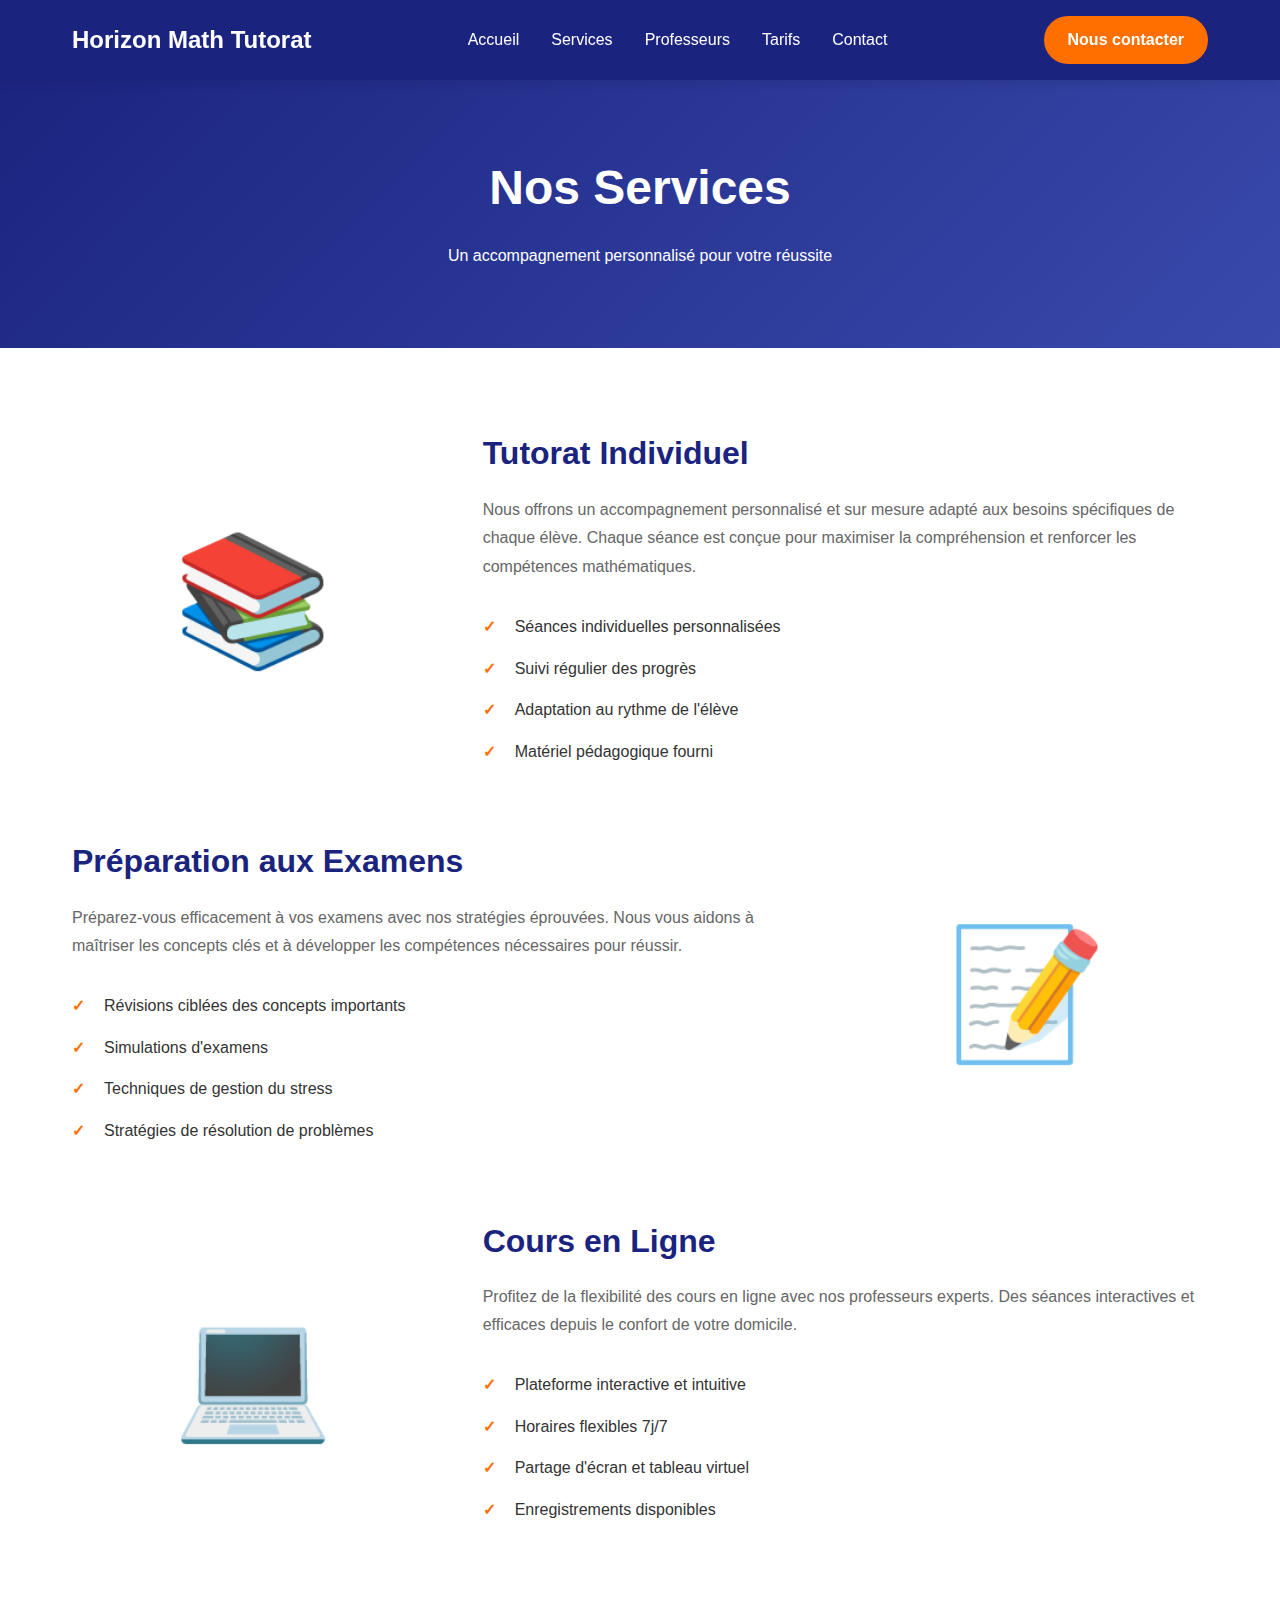
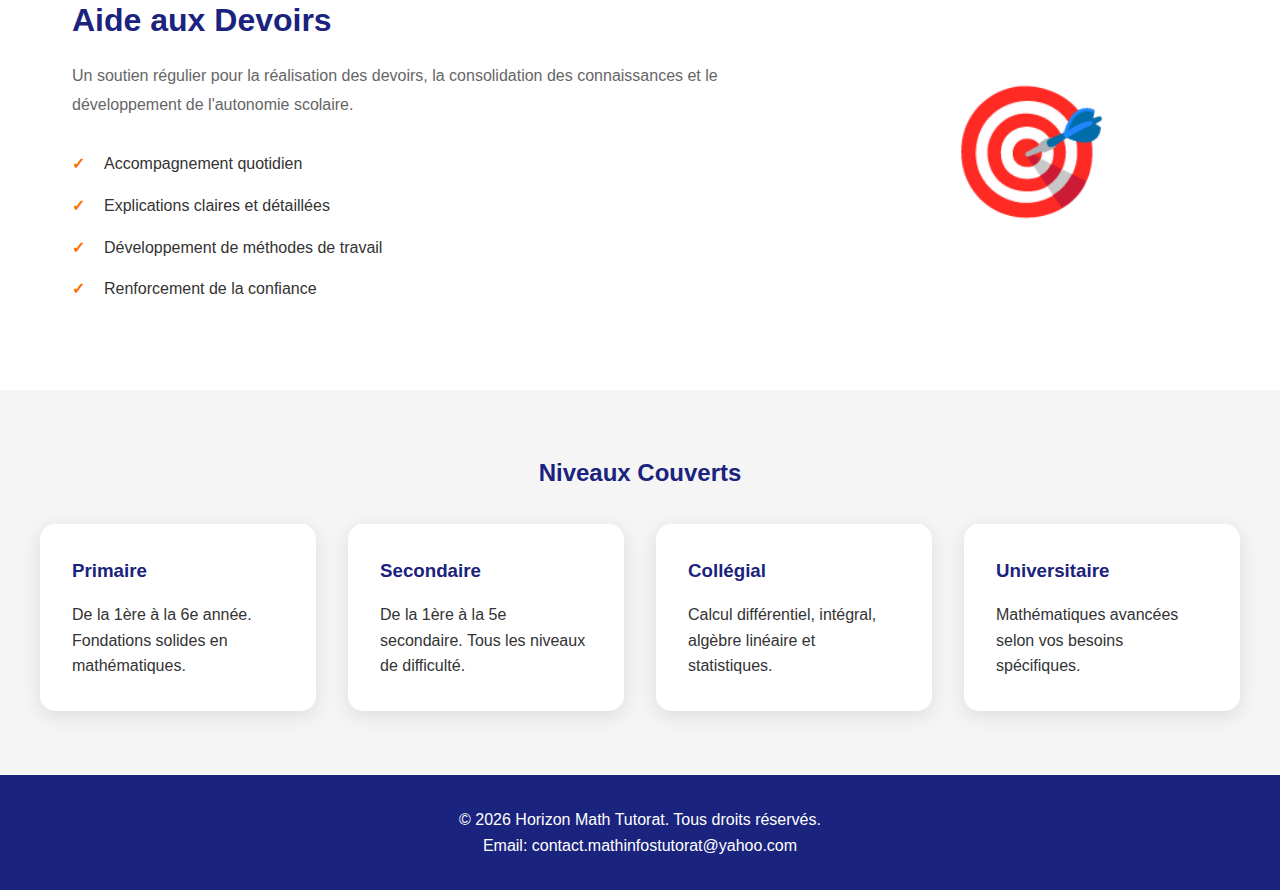
<file: services.html>
<!DOCTYPE html>
<html lang="fr">
<head>
    <meta charset="UTF-8">
    <meta name="viewport" content="width=device-width, initial-scale=1.0">
    <title>Services - Horizon Math Tutorat</title>
    <style>
        * {
            margin: 0;
            padding: 0;
            box-sizing: border-box;
        }

        body {
            font-family: 'Segoe UI', Tahoma, Geneva, Verdana, sans-serif;
            line-height: 1.6;
            color: #333;
        }

        header {
            background: #1a237e;
            color: white;
            padding: 1rem 0;
            position: fixed;
            width: 100%;
            top: 0;
            z-index: 1000;
            box-shadow: 0 2px 10px rgba(0,0,0,0.1);
        }

        nav {
            max-width: 1200px;
            margin: 0 auto;
            padding: 0 2rem;
            display: flex;
            justify-content: space-between;
            align-items: center;
        }

        .logo {
            font-size: 1.5rem;
            font-weight: bold;
        }

        .nav-links {
            display: flex;
            gap: 2rem;
            list-style: none;
        }

        .nav-links a {
            color: white;
            text-decoration: none;
            font-weight: 500;
        }

        .btn-primary {
            background: #ff6f00;
            color: white;
            padding: 0.7rem 1.5rem;
            border-radius: 25px;
            text-decoration: none;
            font-weight: 600;
        }

        .page-header {
            background: linear-gradient(135deg, #1a237e 0%, #3949ab 100%);
            color: white;
            padding: 150px 2rem 80px;
            text-align: center;
        }

        .page-header h1 {
            font-size: 3rem;
            margin-bottom: 1rem;
        }

        section {
            max-width: 1200px;
            margin: 0 auto;
            padding: 5rem 2rem;
        }

        .services-detailed {
            display: grid;
            gap: 4rem;
        }

        .service-detailed {
            display: grid;
            grid-template-columns: 1fr 2fr;
            gap: 3rem;
            align-items: center;
        }

        .service-detailed:nth-child(even) {
            grid-template-columns: 2fr 1fr;
        }

        .service-icon-large {
            font-size: 8rem;
            text-align: center;
        }

        .service-content h2 {
            color: #1a237e;
            margin-bottom: 1rem;
            font-size: 2rem;
        }

        .service-content p {
            color: #666;
            line-height: 1.8;
            margin-bottom: 1rem;
        }

        .service-list {
            list-style: none;
            margin-top: 1.5rem;
        }

        .service-list li {
            padding: 0.5rem 0;
            padding-left: 2rem;
            position: relative;
        }

        .service-list li:before {
            content: "✓";
            position: absolute;
            left: 0;
            color: #ff6f00;
            font-weight: bold;
        }

        .niveaux-section {
            background: #f5f5f5;
            padding: 4rem 2rem;
        }

        .niveaux-grid {
            display: grid;
            grid-template-columns: repeat(auto-fit, minmax(250px, 1fr));
            gap: 2rem;
            max-width: 1200px;
            margin: 2rem auto 0;
        }

        .niveau-card {
            background: white;
            padding: 2rem;
            border-radius: 15px;
            box-shadow: 0 5px 20px rgba(0,0,0,0.1);
        }

        .niveau-card h3 {
            color: #1a237e;
            margin-bottom: 1rem;
        }

        footer {
            background: #1a237e;
            color: white;
            padding: 2rem;
            text-align: center;
        }

        @media (max-width: 768px) {
            .service-detailed {
                grid-template-columns: 1fr;
            }

            .service-detailed:nth-child(even) {
                grid-template-columns: 1fr;
            }
        }
    </style>
</head>
<body>
    <header>
        <nav>
            <div class="logo">Horizon Math Tutorat</div>
            <ul class="nav-links">
                <li><a href="index.html">Accueil</a></li>
                <li><a href="services.html">Services</a></li>
                <li><a href="professeurs.html">Professeurs</a></li>
                <li><a href="tarifs.html">Tarifs</a></li>
                <li><a href="contact.html">Contact</a></li>
            </ul>
            <a href="contact.html" class="btn-primary">Nous contacter</a>
        </nav>
    </header>

    <div class="page-header">
        <h1>Nos Services</h1>
        <p>Un accompagnement personnalisé pour votre réussite</p>
    </div>

    <section class="services-detailed">
        <div class="service-detailed">
            <div class="service-icon-large">📚</div>
            <div class="service-content">
                <h2>Tutorat Individuel</h2>
                <p>Nous offrons un accompagnement personnalisé et sur mesure adapté aux besoins spécifiques de chaque élève. Chaque séance est conçue pour maximiser la compréhension et renforcer les compétences mathématiques.</p>
                <ul class="service-list">
                    <li>Séances individuelles personnalisées</li>
                    <li>Suivi régulier des progrès</li>
                    <li>Adaptation au rythme de l'élève</li>
                    <li>Matériel pédagogique fourni</li>
                </ul>
            </div>
        </div>

        <div class="service-detailed">
            <div class="service-content">
                <h2>Préparation aux Examens</h2>
                <p>Préparez-vous efficacement à vos examens avec nos stratégies éprouvées. Nous vous aidons à maîtriser les concepts clés et à développer les compétences nécessaires pour réussir.</p>
                <ul class="service-list">
                    <li>Révisions ciblées des concepts importants</li>
                    <li>Simulations d'examens</li>
                    <li>Techniques de gestion du stress</li>
                    <li>Stratégies de résolution de problèmes</li>
                </ul>
            </div>
            <div class="service-icon-large">📝</div>
        </div>

        <div class="service-detailed">
            <div class="service-icon-large">💻</div>
            <div class="service-content">
                <h2>Cours en Ligne</h2>
                <p>Profitez de la flexibilité des cours en ligne avec nos professeurs experts. Des séances interactives et efficaces depuis le confort de votre domicile.</p>
                <ul class="service-list">
                    <li>Plateforme interactive et intuitive</li>
                    <li>Horaires flexibles 7j/7</li>
                    <li>Partage d'écran et tableau virtuel</li>
                    <li>Enregistrements disponibles</li>
                </ul>
            </div>
        </div>

        <div class="service-detailed">
            <div class="service-content">
                <h2>Aide aux Devoirs</h2>
                <p>Un soutien régulier pour la réalisation des devoirs, la consolidation des connaissances et le développement de l'autonomie scolaire.</p>
                <ul class="service-list">
                    <li>Accompagnement quotidien</li>
                    <li>Explications claires et détaillées</li>
                    <li>Développement de méthodes de travail</li>
                    <li>Renforcement de la confiance</li>
                </ul>
            </div>
            <div class="service-icon-large">🎯</div>
        </div>
    </section>

    <div class="niveaux-section">
        <h2 style="text-align: center; color: #1a237e; margin-bottom: 2rem;">Niveaux Couverts</h2>
        <div class="niveaux-grid">
            <div class="niveau-card">
                <h3>Primaire</h3>
                <p>De la 1ère à la 6e année. Fondations solides en mathématiques.</p>
            </div>

            <div class="niveau-card">
                <h3>Secondaire</h3>
                <p>De la 1ère à la 5e secondaire. Tous les niveaux de difficulté.</p>
            </div>

            <div class="niveau-card">
                <h3>Collégial</h3>
                <p>Calcul différentiel, intégral, algèbre linéaire et statistiques.</p>
            </div>

            <div class="niveau-card">
                <h3>Universitaire</h3>
                <p>Mathématiques avancées selon vos besoins spécifiques.</p>
            </div>
        </div>
    </div>

    <footer>
        <p>&copy; 2026 Horizon Math Tutorat. Tous droits réservés.</p>
        <p>Email: contact.mathinfostutorat@yahoo.com</p>
    </footer>
</body>
</html>
</file>
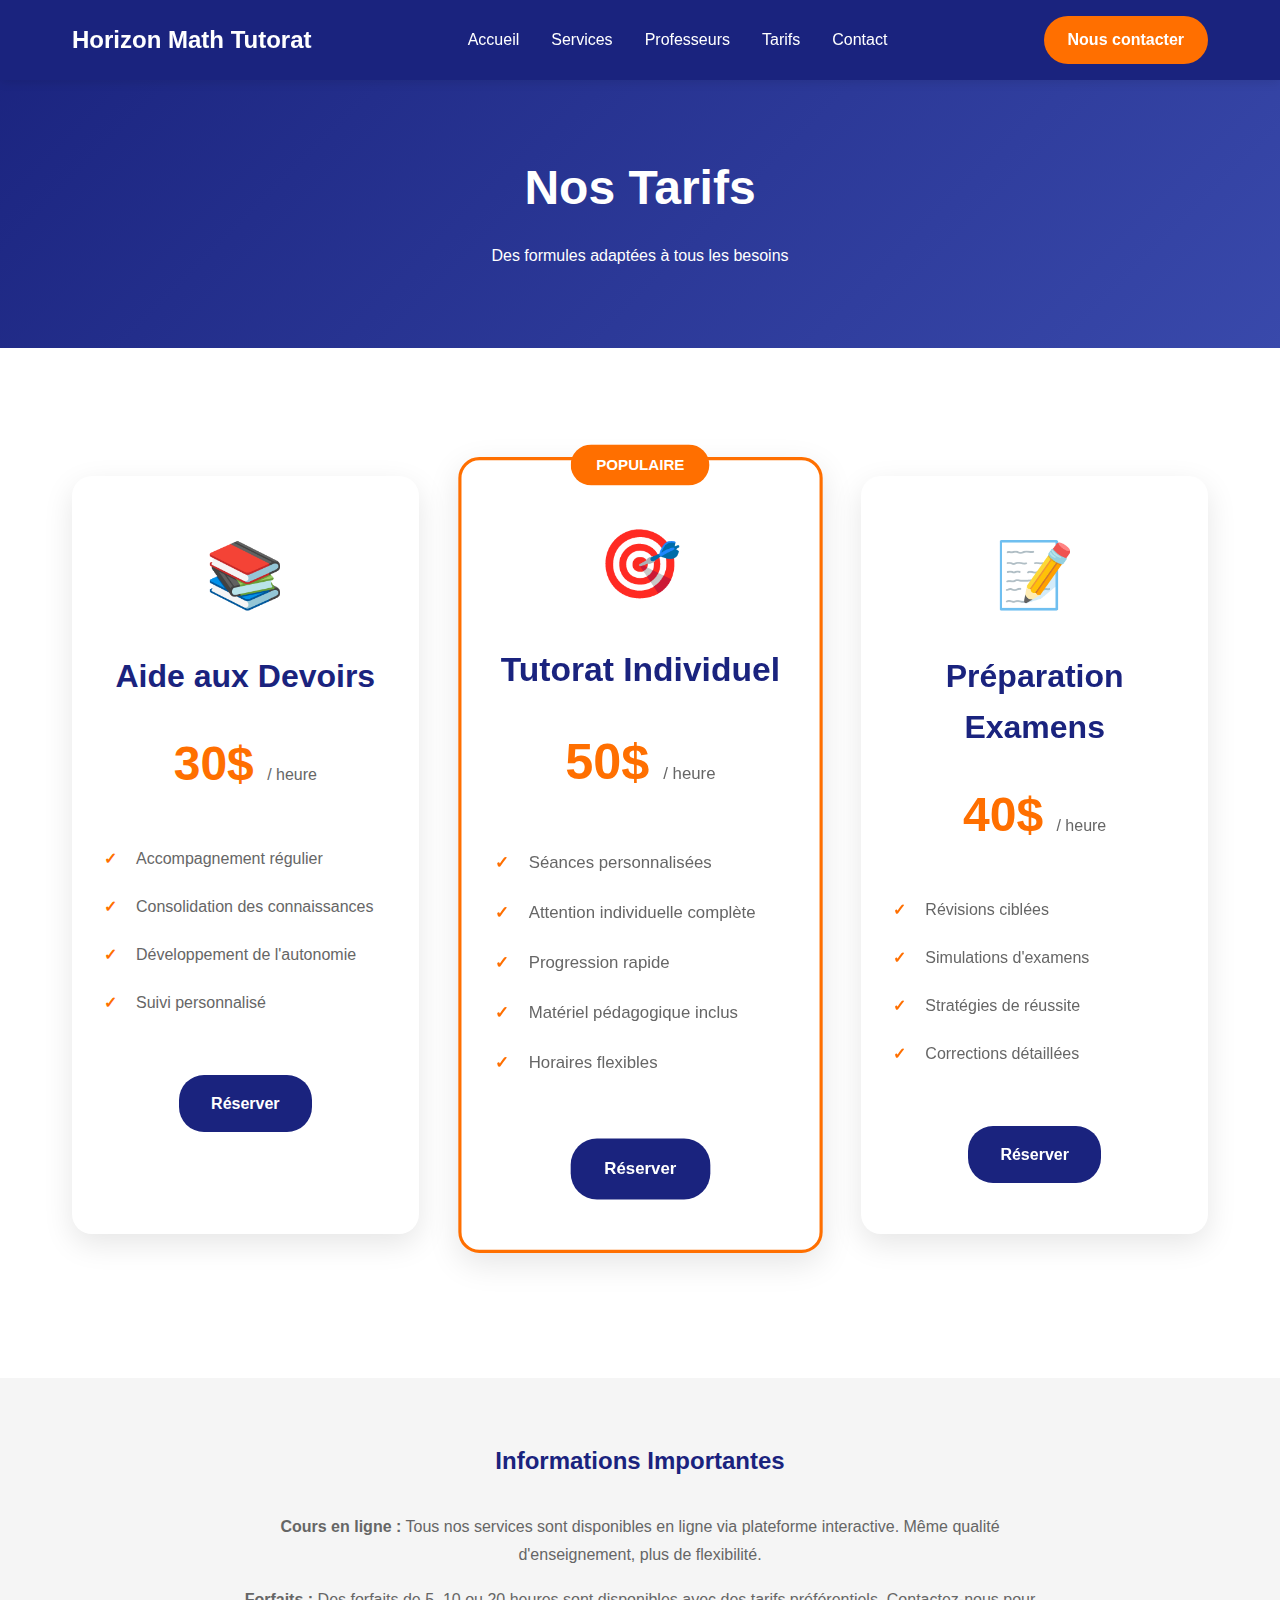
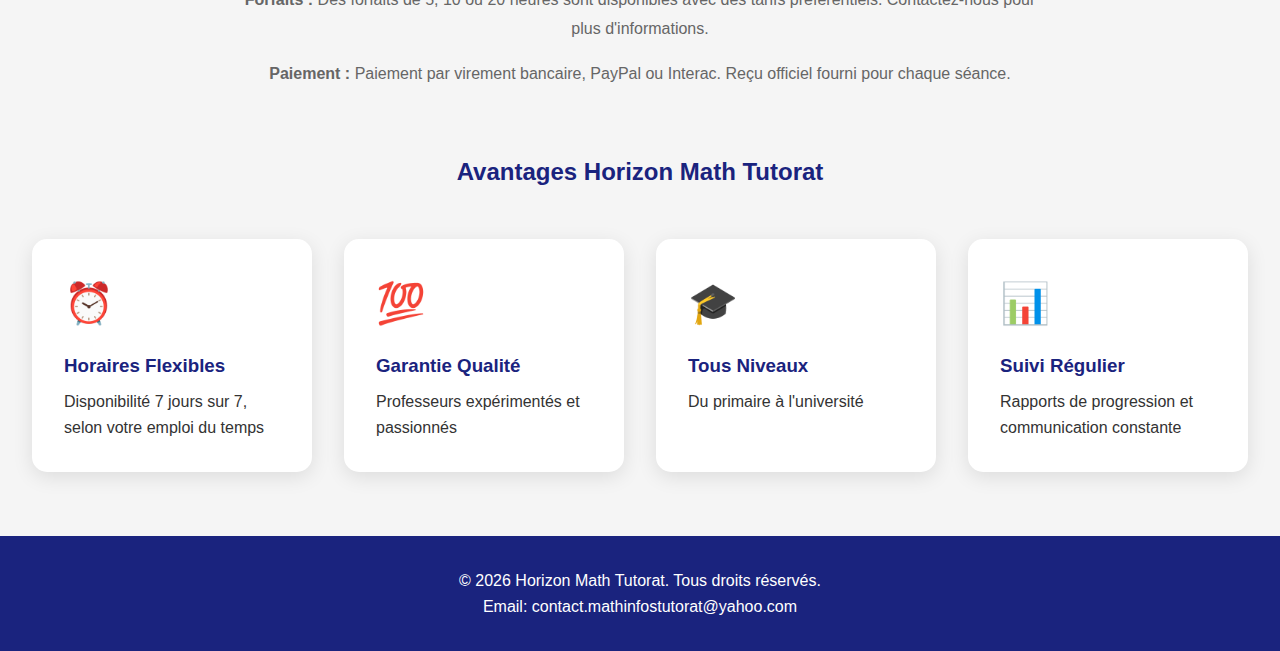
<file: tarifs.html>
<!DOCTYPE html>
<html lang="fr">
<head>
    <meta charset="UTF-8">
    <meta name="viewport" content="width=device-width, initial-scale=1.0">
    <title>Tarifs - Horizon Math Tutorat</title>
    <style>
        * {
            margin: 0;
            padding: 0;
            box-sizing: border-box;
        }

        body {
            font-family: 'Segoe UI', Tahoma, Geneva, Verdana, sans-serif;
            line-height: 1.6;
            color: #333;
        }

        header {
            background: #1a237e;
            color: white;
            padding: 1rem 0;
            position: fixed;
            width: 100%;
            top: 0;
            z-index: 1000;
            box-shadow: 0 2px 10px rgba(0,0,0,0.1);
        }

        nav {
            max-width: 1200px;
            margin: 0 auto;
            padding: 0 2rem;
            display: flex;
            justify-content: space-between;
            align-items: center;
        }

        .logo {
            font-size: 1.5rem;
            font-weight: bold;
        }

        .nav-links {
            display: flex;
            gap: 2rem;
            list-style: none;
        }

        .nav-links a {
            color: white;
            text-decoration: none;
            font-weight: 500;
        }

        .btn-primary {
            background: #ff6f00;
            color: white;
            padding: 0.7rem 1.5rem;
            border-radius: 25px;
            text-decoration: none;
            font-weight: 600;
        }

        .page-header {
            background: linear-gradient(135deg, #1a237e 0%, #3949ab 100%);
            color: white;
            padding: 150px 2rem 80px;
            text-align: center;
        }

        .page-header h1 {
            font-size: 3rem;
            margin-bottom: 1rem;
        }

        section {
            max-width: 1200px;
            margin: 0 auto;
            padding: 5rem 2rem;
        }

        .pricing-grid {
            display: grid;
            grid-template-columns: repeat(auto-fit, minmax(300px, 1fr));
            gap: 3rem;
            margin-top: 3rem;
        }

        .pricing-card {
            background: white;
            border-radius: 20px;
            padding: 3rem 2rem;
            box-shadow: 0 10px 30px rgba(0,0,0,0.1);
            text-align: center;
            transition: transform 0.3s;
            position: relative;
        }

        .pricing-card:hover {
            transform: translateY(-10px);
        }

        .pricing-card.featured {
            border: 3px solid #ff6f00;
            transform: scale(1.05);
        }

        .badge {
            position: absolute;
            top: -15px;
            left: 50%;
            transform: translateX(-50%);
            background: #ff6f00;
            color: white;
            padding: 0.5rem 1.5rem;
            border-radius: 25px;
            font-weight: bold;
            font-size: 0.9rem;
        }

        .pricing-icon {
            font-size: 4rem;
            margin-bottom: 1.5rem;
        }

        .pricing-card h3 {
            color: #1a237e;
            font-size: 2rem;
            margin-bottom: 1rem;
        }

        .price {
            font-size: 3rem;
            color: #ff6f00;
            font-weight: bold;
            margin: 1.5rem 0;
        }

        .price-unit {
            font-size: 1rem;
            color: #666;
            font-weight: normal;
        }

        .features-list {
            list-style: none;
            text-align: left;
            margin: 2rem 0;
        }

        .features-list li {
            padding: 0.7rem 0;
            padding-left: 2rem;
            position: relative;
            color: #666;
        }

        .features-list li:before {
            content: "✓";
            position: absolute;
            left: 0;
            color: #ff6f00;
            font-weight: bold;
        }

        .pricing-btn {
            display: inline-block;
            background: #1a237e;
            color: white;
            padding: 1rem 2rem;
            border-radius: 25px;
            text-decoration: none;
            font-weight: 600;
            margin-top: 1rem;
            transition: background 0.3s;
        }

        .pricing-btn:hover {
            background: #3949ab;
        }

        .info-section {
            background: #f5f5f5;
            padding: 4rem 2rem;
            margin-top: 4rem;
        }

        .info-content {
            max-width: 800px;
            margin: 0 auto;
            text-align: center;
        }

        .info-content h2 {
            color: #1a237e;
            margin-bottom: 2rem;
        }

        .info-content p {
            color: #666;
            line-height: 1.8;
            margin-bottom: 1rem;
        }

        .advantages-grid {
            display: grid;
            grid-template-columns: repeat(auto-fit, minmax(250px, 1fr));
            gap: 2rem;
            margin-top: 3rem;
        }

        .advantage-item {
            background: white;
            padding: 2rem;
            border-radius: 15px;
            box-shadow: 0 5px 20px rgba(0,0,0,0.1);
        }

        .advantage-icon {
            font-size: 2.5rem;
            margin-bottom: 1rem;
        }

        .advantage-item h3 {
            color: #1a237e;
            margin-bottom: 0.5rem;
        }

        footer {
            background: #1a237e;
            color: white;
            padding: 2rem;
            text-align: center;
        }

        @media (max-width: 768px) {
            .pricing-grid {
                grid-template-columns: 1fr;
            }

            .pricing-card.featured {
                transform: scale(1);
            }
        }
    </style>
</head>
<body>
    <header>
        <nav>
            <div class="logo">Horizon Math Tutorat</div>
            <ul class="nav-links">
                <li><a href="index.html">Accueil</a></li>
                <li><a href="services.html">Services</a></li>
                <li><a href="professeurs.html">Professeurs</a></li>
                <li><a href="tarifs.html">Tarifs</a></li>
                <li><a href="contact.html">Contact</a></li>
            </ul>
            <a href="contact.html" class="btn-primary">Nous contacter</a>
        </nav>
    </header>

    <div class="page-header">
        <h1>Nos Tarifs</h1>
        <p>Des formules adaptées à tous les besoins</p>
    </div>

    <section>
        <div class="pricing-grid">
            <div class="pricing-card">
                <div class="pricing-icon">📚</div>
                <h3>Aide aux Devoirs</h3>
                <div class="price">30$ <span class="price-unit">/ heure</span></div>
                <ul class="features-list">
                    <li>Accompagnement régulier</li>
                    <li>Consolidation des connaissances</li>
                    <li>Développement de l'autonomie</li>
                    <li>Suivi personnalisé</li>
                </ul>
                <a href="contact.html" class="pricing-btn">Réserver</a>
            </div>

            <div class="pricing-card featured">
                <div class="badge">POPULAIRE</div>
                <div class="pricing-icon">🎯</div>
                <h3>Tutorat Individuel</h3>
                <div class="price">50$ <span class="price-unit">/ heure</span></div>
                <ul class="features-list">
                    <li>Séances personnalisées</li>
                    <li>Attention individuelle complète</li>
                    <li>Progression rapide</li>
                    <li>Matériel pédagogique inclus</li>
                    <li>Horaires flexibles</li>
                </ul>
                <a href="contact.html" class="pricing-btn">Réserver</a>
            </div>

            <div class="pricing-card">
                <div class="pricing-icon">📝</div>
                <h3>Préparation Examens</h3>
                <div class="price">40$ <span class="price-unit">/ heure</span></div>
                <ul class="features-list">
                    <li>Révisions ciblées</li>
                    <li>Simulations d'examens</li>
                    <li>Stratégies de réussite</li>
                    <li>Corrections détaillées</li>
                </ul>
                <a href="contact.html" class="pricing-btn">Réserver</a>
            </div>
        </div>
    </section>

    <div class="info-section">
        <div class="info-content">
            <h2>Informations Importantes</h2>
            <p><strong>Cours en ligne :</strong> Tous nos services sont disponibles en ligne via plateforme interactive. Même qualité d'enseignement, plus de flexibilité.</p>
            <p><strong>Forfaits :</strong> Des forfaits de 5, 10 ou 20 heures sont disponibles avec des tarifs préférentiels. Contactez-nous pour plus d'informations.</p>
            <p><strong>Paiement :</strong> Paiement par virement bancaire, PayPal ou Interac. Reçu officiel fourni pour chaque séance.</p>
        </div>

        <h2 style="text-align: center; color: #1a237e; margin: 4rem 0 2rem;">Avantages Horizon Math Tutorat</h2>
        <div class="advantages-grid">
            <div class="advantage-item">
                <div class="advantage-icon">⏰</div>
                <h3>Horaires Flexibles</h3>
                <p>Disponibilité 7 jours sur 7, selon votre emploi du temps</p>
            </div>

            <div class="advantage-item">
                <div class="advantage-icon">💯</div>
                <h3>Garantie Qualité</h3>
                <p>Professeurs expérimentés et passionnés</p>
            </div>

            <div class="advantage-item">
                <div class="advantage-icon">🎓</div>
                <h3>Tous Niveaux</h3>
                <p>Du primaire à l'université</p>
            </div>

            <div class="advantage-item">
                <div class="advantage-icon">📊</div>
                <h3>Suivi Régulier</h3>
                <p>Rapports de progression et communication constante</p>
            </div>
        </div>
    </div>

    <footer>
        <p>&copy; 2026 Horizon Math Tutorat. Tous droits réservés.</p>
        <p>Email: contact.mathinfostutorat@yahoo.com</p>
    </footer>
</body>
</html>
</file>
<file: style.css>
* {
    margin: 0;
    padding: 0;
    box-sizing: border-box;
}

body {
    font-family: 'Georgia', 'Times New Roman', serif;
    line-height: 1.8;
    color: #333;
    background: #fff;
    max-width: 900px;
    margin: 0 auto;
    padding: 40px 20px;
}

header {
    margin-bottom: 50px;
}

h1 {
    font-size: 2.5rem;
    font-weight: normal;
    margin-bottom: 20px;
    color: #000;
}

nav {
    border-top: 1px solid #ccc;
    border-bottom: 1px solid #ccc;
    padding: 15px 0;
    margin: 30px 0;
}

nav a {
    color: #0066cc;
    text-decoration: none;
    margin-right: 25px;
    font-size: 1rem;
    transition: color 0.3s;
}

nav a:hover {
    color: #004499;
    text-decoration: underline;
}

main {
    min-height: 500px;
}

h2 {
    font-size: 1.8rem;
    font-weight: normal;
    margin: 40px 0 20px 0;
    color: #000;
}

h3 {
    font-size: 1.3rem;
    font-weight: normal;
    margin: 30px 0 15px 0;
    color: #333;
}

p {
    margin-bottom: 15px;
    text-align: justify;
}

.intro {
    margin-bottom: 40px;
    font-size: 1.1rem;
}

.service-list {
    margin: 30px 0;
}

.service-item {
    margin-bottom: 30px;
    padding-bottom: 20px;
    border-bottom: 1px solid #eee;
}

.service-item:last-child {
    border-bottom: none;
}

.service-title {
    font-weight: bold;
    font-size: 1.2rem;
    margin-bottom: 10px;
}

.price {
    color: #0066cc;
    font-weight: bold;
    font-size: 1.1rem;
    margin-top: 10px;
}

.features-list {
    list-style: none;
    margin: 20px 0;
}

.features-list li {
    margin-bottom: 15px;
    padding-left: 25px;
    position: relative;
}

.features-list li:before {
    content: "•";
    position: absolute;
    left: 0;
    color: #0066cc;
    font-size: 1.5rem;
    line-height: 1;
}

.contact-info {
    margin: 30px 0;
    line-height: 2;
}

.contact-info a {
    color: #0066cc;
    text-decoration: none;
}

.contact-info a:hover {
    text-decoration: underline;
}

form {
    margin: 30px 0;
}

.form-group {
    margin-bottom: 20px;
}

label {
    display: block;
    margin-bottom: 5px;
    font-weight: bold;
    font-size: 0.95rem;
}

input, select, textarea {
    width: 100%;
    padding: 10px;
    border: 1px solid #ccc;
    font-family: 'Georgia', 'Times New Roman', serif;
    font-size: 1rem;
}

textarea {
    min-height: 120px;
    resize: vertical;
}

button {
    background: #0066cc;
    color: white;
    padding: 12px 30px;
    border: none;
    cursor: pointer;
    font-size: 1rem;
    font-family: 'Georgia', 'Times New Roman', serif;
    transition: background 0.3s;
}

button:hover {
    background: #004499;
}

.announcement {
    margin-bottom: 30px;
    padding-bottom: 20px;
    border-bottom: 1px solid #eee;
}

.announcement:last-child {
    border-bottom: none;
}

.announcement-date {
    font-style: italic;
    color: #666;
    margin-bottom: 10px;
}

.announcement-title {
    font-weight: bold;
    font-size: 1.2rem;
    margin-bottom: 10px;
}

.professor-card {
    margin-bottom: 40px;
    padding-bottom: 30px;
    border-bottom: 1px solid #eee;
}

.professor-card:last-child {
    border-bottom: none;
}

.professor-name {
    font-size: 1.4rem;
    font-weight: bold;
    margin-bottom: 5px;
}

.professor-title {
    font-style: italic;
    color: #666;
    margin-bottom: 15px;
}

.professor-specialties {
    margin: 15px 0;
    font-weight: bold;
}

.professor-description {
    margin: 15px 0;
}

.professor-contact {
    margin-top: 15px;
}

.professor-contact a {
    color: #0066cc;
    text-decoration: none;
}

.professor-contact a:hover {
    text-decoration: underline;
}

footer {
    margin-top: 80px;
    padding-top: 30px;
    border-top: 1px solid #ccc;
    text-align: center;
    color: #666;
    font-size: 0.9rem;
}

footer p {
    margin: 5px 0;
    text-align: center;
}

@media (max-width: 768px) {
    body {
        padding: 20px 15px;
    }

    h1 {
        font-size: 2rem;
    }

    nav a {
        display: block;
        margin: 10px 0;
    }

    h2 {
        font-size: 1.5rem;
    }

    h3 {
        font-size: 1.2rem;
    }
}
</file>
